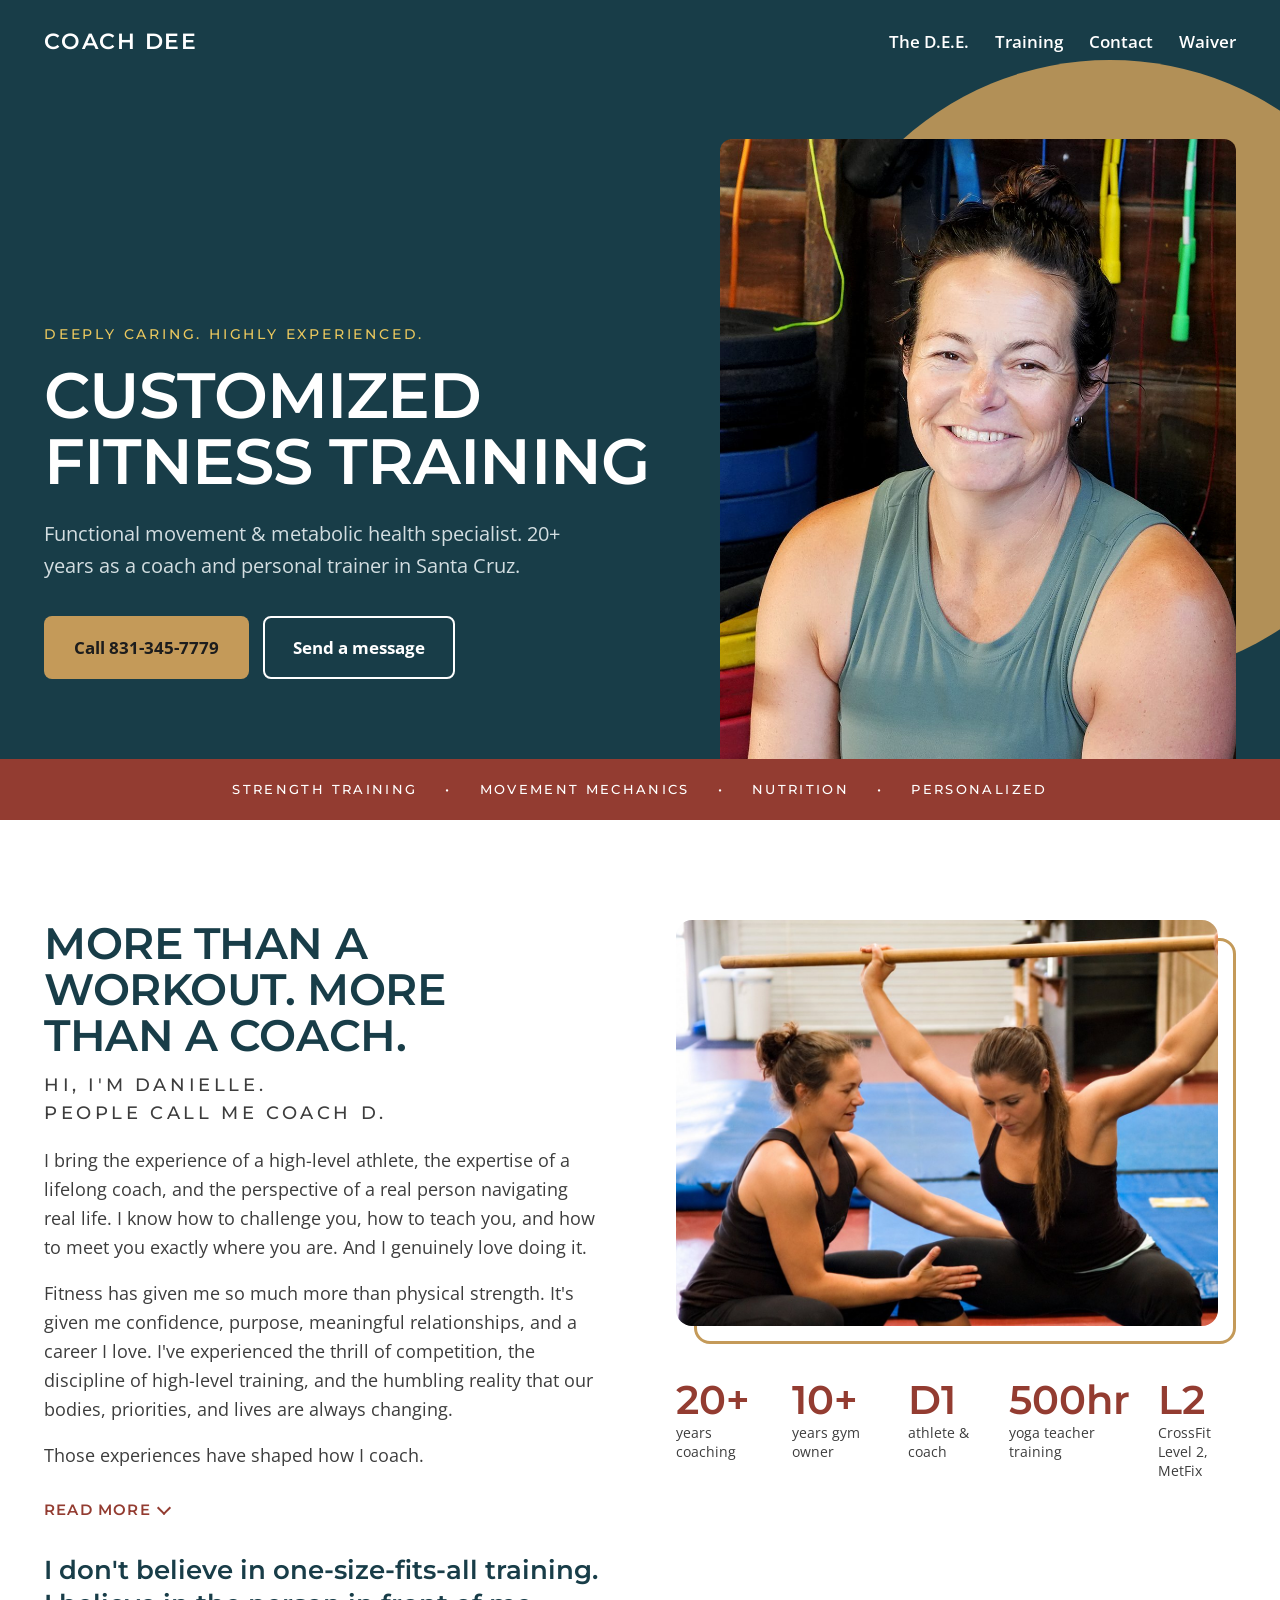
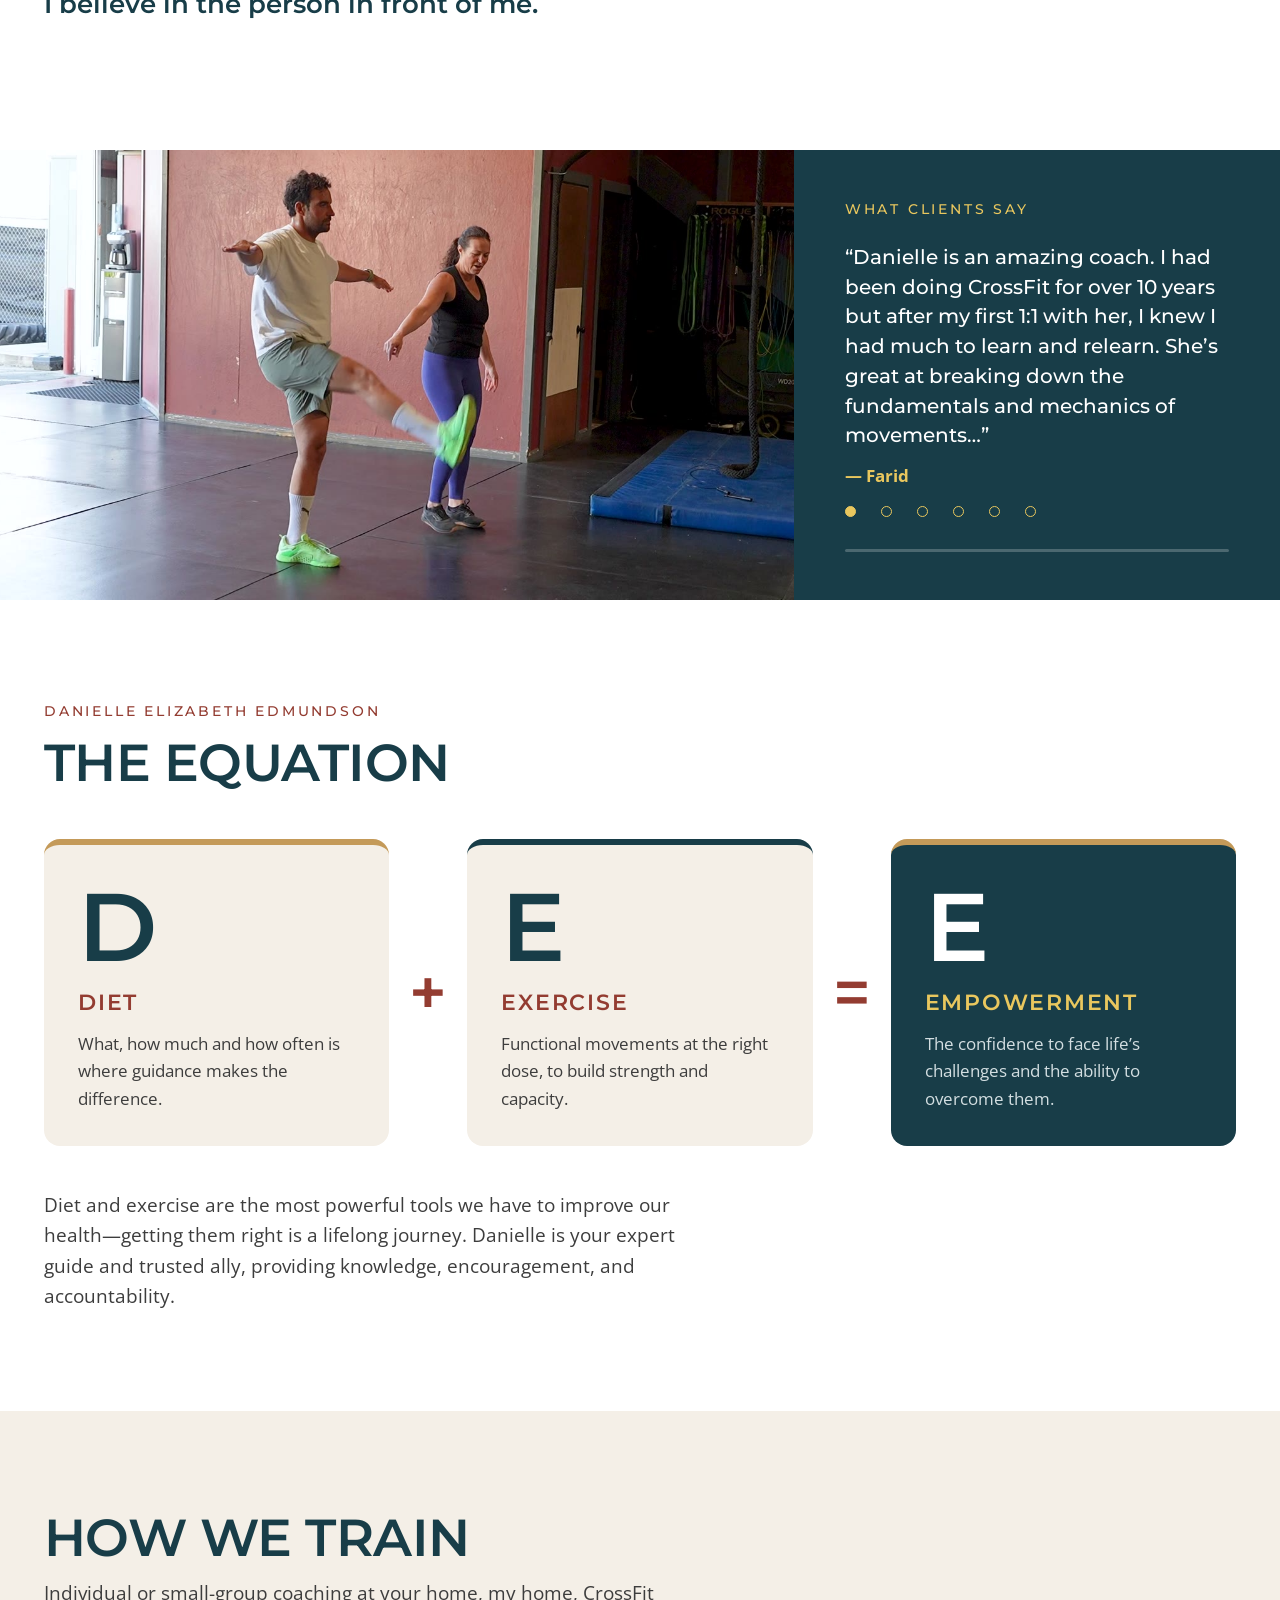
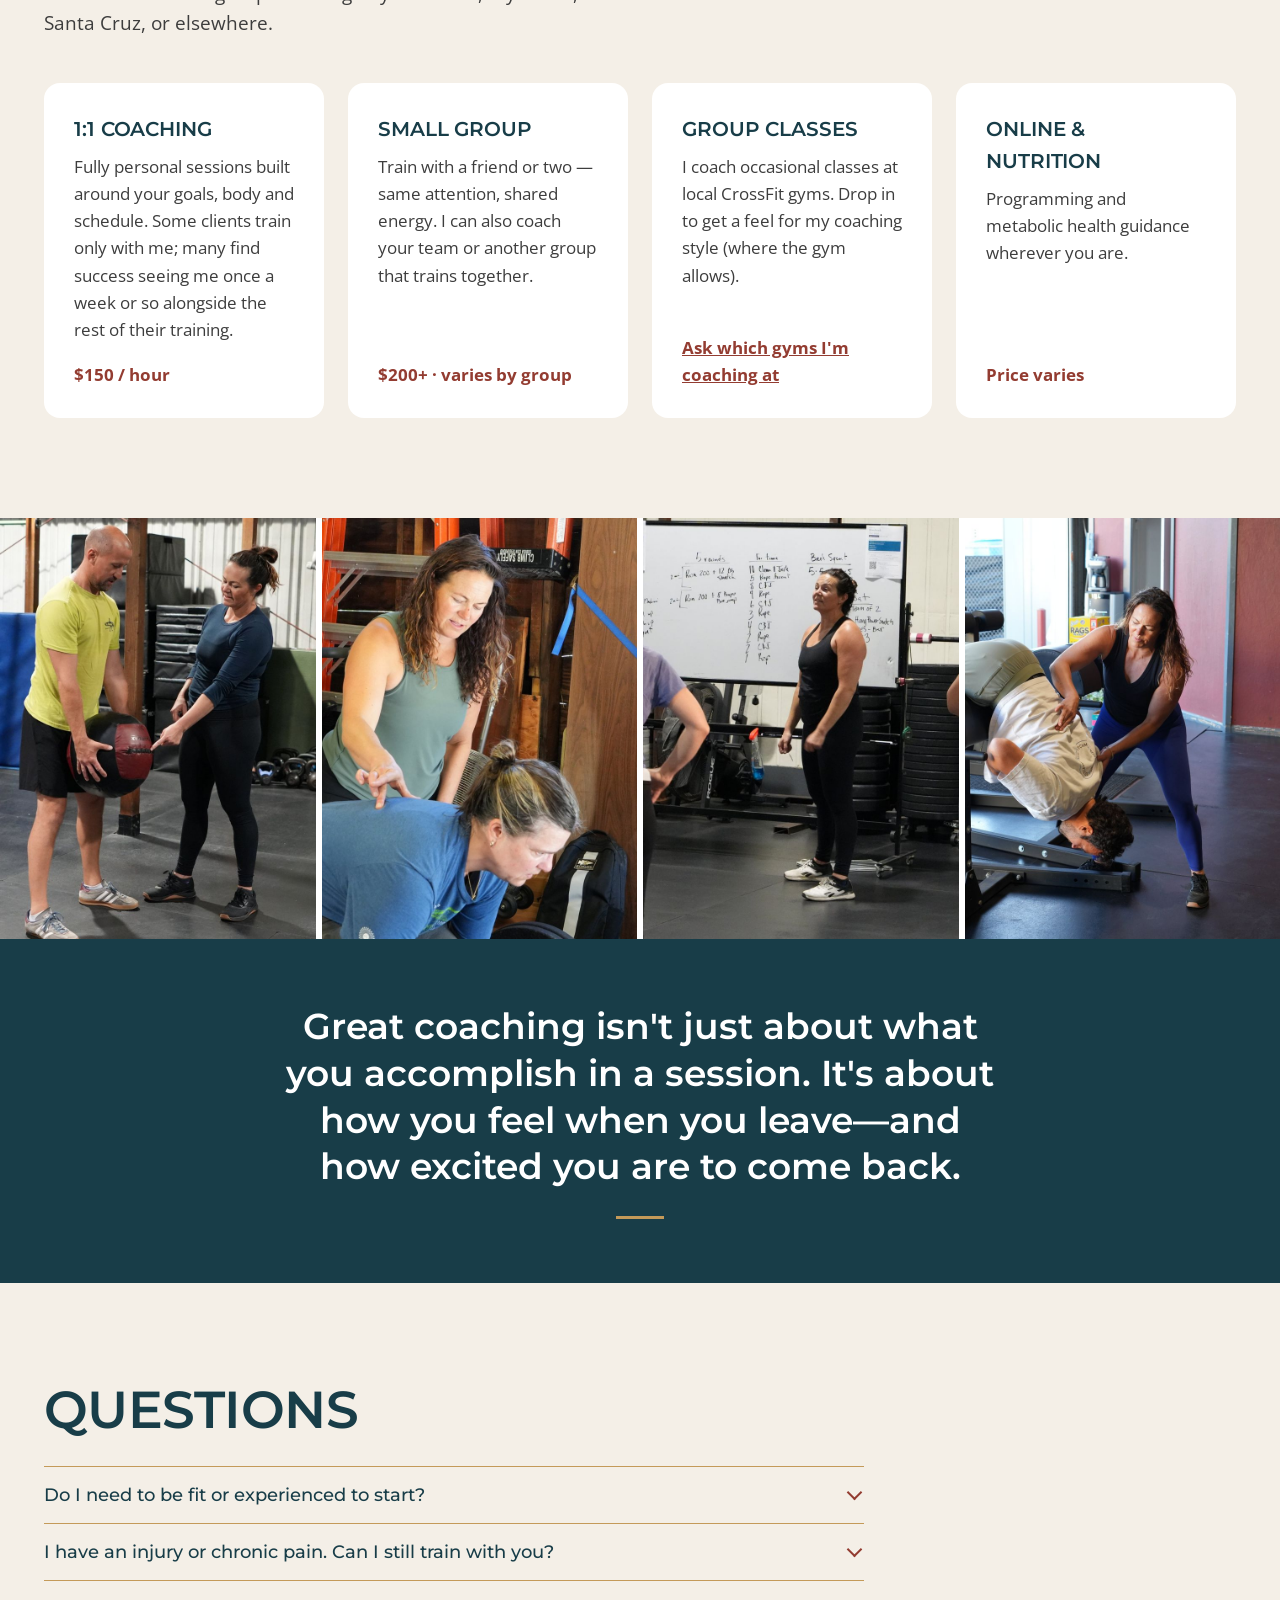
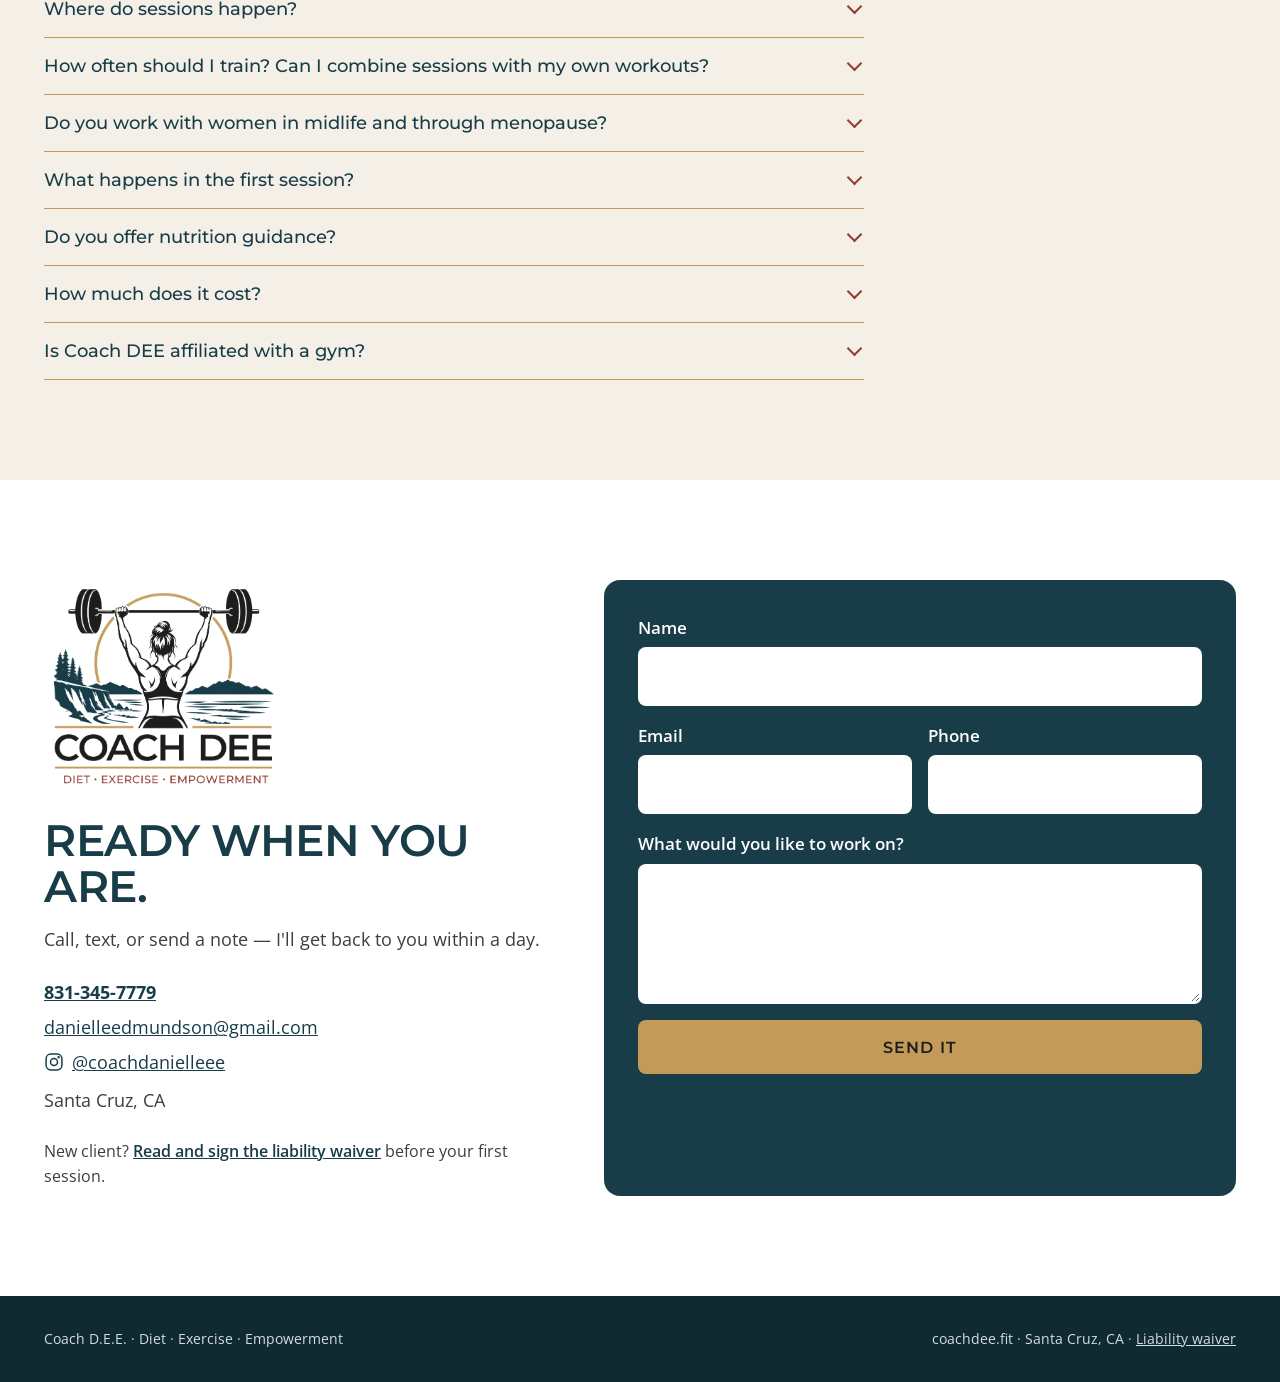
<file: site/index.html>
<!doctype html>
<html lang="en">
<head>
  <meta charset="utf-8">
  <meta name="viewport" content="width=device-width, initial-scale=1">

  <!-- ============================================================
       WHAT SHOWS IN GOOGLE AND IN THE BROWSER TAB
       ============================================================ -->
  <title>Coach DEE | Personal Training in Santa Cruz</title>
  <meta name="description" content="Customized fitness training. Danielle Edmundson is a functional movement and metabolic health specialist with 20+ years coaching in Santa Cruz, CA.">

  <!-- What shows when the link is shared by text, Facebook, etc. -->
  <meta property="og:title" content="Coach DEE | Personal Training in Santa Cruz">
  <meta property="og:description" content="Customized fitness training. 20+ years coaching in Santa Cruz.">
  <meta property="og:image" content="https://coachdee.fit/images/danielle-portrait.jpg">
  <meta property="og:type" content="website">
  <meta property="og:url" content="https://coachdee.fit/">
  <meta name="twitter:card" content="summary_large_image">
  <link rel="canonical" href="https://coachdee.fit/">
  <!-- Business details for Google (hidden from visitors). Keep the phone,
       prices and links here in step with the page. The Google Business
       Profile is linked in "sameAs" and "hasMap" (cid = her profile's ID).
       Review link for clients: https://g.page/r/CQt90xytZlcoECE/review -->
  <script type="application/ld+json">
  {
    "@context": "https://schema.org",
    "@type": "LocalBusiness",
    "@id": "https://coachdee.fit/#business",
    "name": "Coach DEE",
    "alternateName": "Coach D.E.E. (Diet, Exercise, Empowerment)",
    "description": "Personal training and coaching in Santa Cruz, CA. Danielle Edmundson is a functional movement and metabolic health specialist with 20+ years as a coach and personal trainer, offering 1:1 coaching, small-group training, group classes, and online programming and nutrition guidance.",
    "url": "https://coachdee.fit/",
    "image": "https://coachdee.fit/images/danielle-portrait.jpg",
    "logo": "https://coachdee.fit/images/CoachDee-Logo-FINAL2.png",
    "telephone": "+1-831-345-7779",
    "email": "danielleedmundson@gmail.com",
    "priceRange": "$$",
    "address": {
      "@type": "PostalAddress",
      "addressLocality": "Santa Cruz",
      "addressRegion": "CA",
      "addressCountry": "US"
    },
    "areaServed": {
      "@type": "City",
      "name": "Santa Cruz, CA"
    },
    "sameAs": [
      "https://instagram.com/coachdanielleee",
      "https://maps.google.com/?cid=2906904978189942027"
    ],
    "hasMap": "https://maps.google.com/?cid=2906904978189942027",
    "founder": {
      "@type": "Person",
      "name": "Danielle Elizabeth Edmundson",
      "jobTitle": "Personal Trainer and Coach",
      "url": "https://coachdee.fit/"
    },
    "makesOffer": [
      {
        "@type": "Offer",
        "name": "1:1 Coaching",
        "price": "150",
        "priceCurrency": "USD",
        "description": "Private personal training, priced per hour."
      },
      {
        "@type": "Offer",
        "name": "Small Group Training",
        "description": "Coaching for two or three people, or a team. From $200, varies by group."
      },
      {
        "@type": "Offer",
        "name": "Group Classes",
        "description": "Occasional drop-in classes at local CrossFit gyms."
      },
      {
        "@type": "Offer",
        "name": "Online Coaching & Nutrition",
        "description": "Programming and metabolic health guidance, price varies."
      }
    ]
  }
  </script>

  <!-- Browser-tab icon, plus a larger copy and a phone home-screen version -->
  <link rel="icon" href="images/favicon-32.png" sizes="32x32" type="image/png">
  <link rel="icon" href="images/favicon.png" sizes="192x192" type="image/png">
  <link rel="apple-touch-icon" href="images/apple-touch-icon.png">

  <!-- Fonts (from Google Fonts) -->
  <link rel="preconnect" href="https://fonts.googleapis.com">
  <link rel="preconnect" href="https://fonts.gstatic.com" crossorigin>
  <link href="https://fonts.googleapis.com/css2?family=Montserrat:wght@500;600&family=Open+Sans:ital,wght@0,400;0,600;0,700;1,400&display=swap" rel="stylesheet">

  <!-- The look of the site lives in style.css -->
  <link rel="stylesheet" href="style.css">
</head>
<body>

<!-- ============================================================
     HERO (the top of the page: menu, big headline, main photo)
     ============================================================ -->
<section id="top" class="hero">
  <div class="hero-sun" aria-hidden="true"></div>

  <div class="wrap topbar">
    <a href="#top" class="brand">COACH DEE</a>
    <nav aria-label="Main">
      <a href="#dee">The D.E.E.</a>
      <a href="#train">Training</a>
      <a href="#contact">Contact</a>
      <a href="waiver.html">Waiver</a>
    </nav>
  </div>

  <div class="wrap hero-body">
    <div class="hero-text">
      <p class="eyebrow">Deeply caring. Highly experienced.</p>
      <h1>Customized Fitness Training</h1>
      <p class="hero-lead">Functional movement &amp; metabolic health specialist. 20+ years as a coach and personal trainer in Santa Cruz.</p>
      <div class="btn-row">
        <a href="tel:8313457779" class="btn btn-gold">Call 831-345-7779</a>
        <a href="mailto:danielleedmundson@gmail.com" class="btn btn-outline">Send a message</a>
      </div>
    </div>
    <div class="hero-photo">
      <img src="images/danielle-portrait.jpg" alt="Coach Danielle smiling in her gym" width="1000" height="1333">
    </div>
  </div>
</section>


<!-- ============================================================
     RED STRIPE (four things Danielle offers)
     ============================================================ -->
<section class="stripe" aria-label="What I coach">
  <div class="wrap">
    <span>STRENGTH TRAINING</span><span aria-hidden="true">•</span>
    <span>MOVEMENT MECHANICS</span><span aria-hidden="true">•</span>
    <span>NUTRITION</span><span aria-hidden="true">•</span>
    <span>PERSONALIZED</span>
  </div>
</section>


<!-- ============================================================
     ABOUT DANIELLE (bio with "Read More" for the rest; photo and numbers on the right)
     The first paragraphs always show. Everything inside <details> shows
     when a visitor clicks "Read More".
     ============================================================ -->
<section class="wrap section about-framed" aria-labelledby="about-heading">
  <div class="framed-text">
    <h2 class="big-heading about-heading" id="about-heading">More Than a Workout. More Than a Coach.</h2>
    <p class="eyebrow about-intro"><span>Hi, I'm Danielle.</span> <span>People call me Coach&nbsp;D.</span></p>
    <p>I bring the experience of a high-level athlete, the expertise of a lifelong coach, and the perspective of a real person navigating real life. I know how to challenge you, how to teach you, and how to meet you exactly where you are. And I genuinely love doing it.</p>
    <p>Fitness has given me so much more than physical strength. It's given me confidence, purpose, meaningful relationships, and a career I love. I've experienced the thrill of competition, the discipline of high-level training, and the humbling reality that our bodies, priorities, and lives are always changing.</p>
    <p>Those experiences have shaped how I coach.</p>

    <details class="story">
      <summary><span class="more">Read More</span><span class="less">Show less</span></summary>
      <div class="story-body">
        <p>I love the art and science of coaching. Understanding how bodies move, knowing what to teach, how much to challenge, when to push, and when to adapt. I bring decades of technical knowledge, creativity, and genuine care to every session, but what matters most to me is the relationship we build and how you feel about what you're accomplishing.</p>
        <p>You might be an experienced athlete, someone returning to exercise after years away, or someone who isn't quite sure where to begin. You might have ambitious goals or simply want to feel stronger, healthier, and more comfortable in your body.</p>
        <p class="belief">Wherever you are, we'll start there.</p>
        <p>We'll work hard, learn a lot, laugh, and discover what makes movement meaningful for you. I'll listen, teach, challenge, and adjust as we go, helping you build strength, confidence, and capabilities that extend far beyond the gym.</p>
        <div class="story-close">
          <p>My favorite thing to hear after a session?</p>
          <p class="story-quote">“When can we do that again?”</p>
          <p>That's when I know we're building something that lasts.</p>
        </div>
      </div>
    </details>

    <p class="belief">I don't believe in one-size-fits-all training. I believe in the person in front of me.</p>

  </div>
  <div class="about-aside">
    <div class="framed-photo">
      <img src="images/danielle-squat-coaching.jpg" alt="Danielle cueing a client's knee position in an overhead squat" width="1160" height="1023">
    </div>
    <div class="stats">
        <div><div class="stat-number">20+</div><div class="stat-label">years coaching</div></div>
        <div><div class="stat-number">10+</div><div class="stat-label">years gym owner</div></div>
        <div><div class="stat-number">D1</div><div class="stat-label">athlete &amp; coach</div></div>
        <div><div class="stat-number">500hr</div><div class="stat-label">yoga teacher training</div></div>
        <div><div class="stat-number">L2</div><div class="stat-label">CrossFit Level 2, MetFix</div></div>
    </div>
  </div>
</section>


<!-- ============================================================
     VIDEO + CLIENT QUOTES (side by side: video left, quote panel right)
     To use a different video, replace images/coachdee-broll-2.mp4

     Each quote appears at a set time in the video and stays until the
     next one starts. Set the time with data-start="minutes:seconds";
     data-end="minutes:seconds" makes a quote leave early.
     When no quote is on, the panel is left blank.
     The panel takes its colors from the quote showing:
       (nothing extra) = teal    style-light = ivory    style-red = barn red
     To take a quote out WITHOUT deleting it, add the word hidden.
     ============================================================ -->
<section class="vq-split" aria-label="Danielle coaching, and what clients say">
  <div class="vq-split-video">
    <!-- The video only starts loading when a visitor scrolls near it (keeps the page fast).
         To change the video, change data-src below. -->
    <video data-src="images/coachdee-broll-2.mp4" poster="images/coachdee-broll-2-preview.jpg"
         muted loop playsinline preload="none"
         aria-label="Danielle coaching clients through balance work, lifts, rows and drills"></video>
  </div>
  <div class="vq-panel">
    <p class="eyebrow">What clients say</p>
    <div class="quotes">
      <!-- 0:00 to 0:09: Farid, part 1. Teal -->
      <figure class="testimonial" data-start="0:00">
        <blockquote>“Danielle is an amazing coach. I had been doing CrossFit for over 10 years but after my first 1:1 with her, I knew I had much to learn and relearn. She’s great at breaking down the fundamentals and mechanics of movements…”</blockquote>
        <figcaption>— Farid</figcaption>
      </figure>

      <!-- 0:09 to 0:18: Farid, part 2. Teal -->
      <figure class="testimonial" data-start="0:09">
        <blockquote>“…I have been able to open up to Danielle about goals and aspirations I thought I would never achieve and we are working through the list! I appreciate and enjoy every session I have with her.”</blockquote>
        <figcaption>— Farid</figcaption>
      </figure>

      <!-- 0:18 to 0:34: Mary. Ivory -->
      <figure class="testimonial style-light" data-start="0:18">
        <blockquote>“She is so much more than a personal trainer. My time with her is the best hour of my day.”</blockquote>
        <figcaption>— Mary</figcaption>
      </figure>

      <!-- 0:34 to 0:50: Emily. Teal -->
      <figure class="testimonial" data-start="0:34">
        <blockquote>“Danielle brings energy, expertise and genuine care to every session.”</blockquote>
        <figcaption>— Emily</figcaption>
      </figure>

      <!-- 0:50 to 1:05: Dirk, part 1. Barn red -->
      <figure class="testimonial style-red" data-start="0:50">
        <blockquote>“Danielle does an outstanding job of demonstrating the proper technique and correcting mine. I do not have good proprioception, and her new refinements and insights at every step yield continuous improvement…”</blockquote>
        <figcaption>— Dirk</figcaption>
      </figure>

      <!-- 1:05 to 1:20: Dirk, part 2. Barn red. Then no quote until the end (the logo) -->
      <figure class="testimonial style-red" data-start="1:05" data-end="1:20">
        <blockquote>“…She is patient, humorous, and our sessions are tremendous fun.”</blockquote>
        <figcaption>— Dirk</figcaption>
      </figure>

      <!-- Not shown right now: Drew. To use it, give it a time and delete the word "hidden". -->
      <figure class="testimonial style-light" data-start="1:20" hidden>
        <blockquote>“Danielle really pays attention to the whole person. She understands that fitness isn’t just about exercise — it’s about how you feel, how you move, and how you take care of yourself. She’s knowledgeable, patient, and genuinely invested in helping you succeed.”</blockquote>
        <figcaption>— Drew</figcaption>
      </figure>

    </div>
    <div class="vq-progress" aria-hidden="true"><span></span></div>
  </div>
</section>


<!-- ============================================================
     THE D.E.E. — "The Equation": Diet + Exercise = Empowerment
     ============================================================ -->
<section id="dee" class="wrap section">
  <p class="eyebrow">Danielle Elizabeth Edmundson</p>
  <h2 class="big-heading dee-heading">The Equation</h2>

  <div class="equation" role="group" aria-label="Diet plus Exercise equals Empowerment">
    <div class="dee-card">
      <div class="dee-letter" aria-hidden="true">D</div>
      <h3>DIET</h3>
      <p>What, how much and how often is where guidance makes the difference.</p>
    </div>
    <span class="op" aria-hidden="true">+</span>
    <div class="dee-card teal">
      <div class="dee-letter" aria-hidden="true">E</div>
      <h3>EXERCISE</h3>
      <p>Functional movements at the right dose, to build strength and capacity.</p>
    </div>
    <span class="op" aria-hidden="true">=</span>
    <div class="dee-card result">
      <div class="dee-letter" aria-hidden="true">E</div>
      <h3>EMPOWERMENT</h3>
      <p>The confidence to face life’s challenges and the ability to overcome them.</p>
    </div>
  </div>
  <p class="equation-intro">Diet and exercise are the most powerful tools we have to improve our health—getting them right is a lifelong journey. Danielle is your expert guide and trusted ally, providing knowledge, encouragement, and accountability.</p>
</section>


<!-- ============================================================
     HOW WE TRAIN (the ways to work together)
     Prices are the red line at the bottom of each card.
     ============================================================ -->
<section id="train" class="train">
  <div class="wrap section">
    <h2 class="big-heading">How we train</h2>
    <p class="train-intro">Individual or small-group coaching at your home, my home, CrossFit Santa Cruz, or elsewhere.</p>

    <div class="card-grid">
      <div class="offer">
        <h3>1:1 Coaching</h3>
        <p>Fully personal sessions built around your goals, body and schedule. Some clients train only with me; many find success seeing me once a week or so alongside the rest of their training.</p>
        <p class="price">$150 / hour</p>
      </div>
      <div class="offer">
        <h3>Small Group</h3>
        <p>Train with a friend or two — same attention, shared energy. I can also coach your team or another group that trains together.</p>
        <p class="price">$200+ · varies by group</p>
      </div>
      <div class="offer">
        <h3>Group Classes</h3>
        <p>I coach occasional classes at local CrossFit gyms. Drop in to get a feel for my coaching style (where the gym allows).</p>
        <p class="price"><a href="#contact">Ask which gyms I'm coaching at</a></p>
      </div>
      <div class="offer">
        <h3>Online &amp; Nutrition</h3>
        <p>Programming and metabolic health guidance wherever you are.</p>
        <p class="price">Price varies</p>
      </div>
    </div>
  </div>
</section>


<!-- ============================================================
     PHOTO STRIP (four coaching photos, edge to edge)
     To swap a photo, put the new file in the images folder and change
     its src="images/..." and its description in alt="...".
     Photos look best cropped tall (3 wide by 4 high).
     ============================================================ -->
<div class="photo-strip" role="group" aria-label="Danielle coaching">
  <img src="images/strip-medball-cue.jpg" alt="Danielle smiling as she points out a client's grip on a medicine ball" width="750" height="1000" loading="lazy">
  <img src="images/strip-deadlift-cue.jpg" alt="Danielle cueing a client's back position as she sets up a deadlift" width="750" height="1000" loading="lazy">
  <img src="images/strip-whiteboard-smiling.jpg" alt="Danielle smiling as she talks a small group through the workout on the whiteboard" width="750" height="1000" loading="lazy">
  <img src="images/strip-ghd-hands-on.jpg" alt="Danielle giving a hands-on cue to a client on the GHD machine" width="750" height="1000" loading="lazy">
</div>


<!-- ============================================================
     COACHING STATEMENT (teal band before Contact)
     ============================================================ -->
<section class="statement" aria-label="Danielle's coaching philosophy">
  <div class="wrap">
    <p>Great coaching isn't just about what you accomplish in a session. It's about how you feel when you leave—and how excited you are to come back.</p>
  </div>
</section>


<!-- ============================================================
     FAQ (click a question to open its answer)
     To edit: change the question in <summary> and the answer in <p>.
     Keep the matching text in the hidden FAQ details just below the
     section in step, so Google reads the same words.
     ============================================================ -->
<section id="faq" class="faq">
  <div class="wrap section">
    <h2 class="big-heading">Questions</h2>
    <div class="faq-list">
      <details class="faq-item">
        <summary>Do I need to be fit or experienced to start?</summary>
        <p>Not at all. I work with experienced athletes, people coming back to exercise after years away, and people who aren't sure where to begin. Wherever you are, we'll start there.</p>
      </details>
      <details class="faq-item">
        <summary>I have an injury or chronic pain. Can I still train with you?</summary>
        <p>Usually, yes. I'll ask about your history, watch how you move, and build your program around what your body can do today. We adjust as you get stronger. If you're working with a doctor or physical therapist, I'm happy to fit in with their guidance.</p>
      </details>
      <details class="faq-item">
        <summary>Where do sessions happen?</summary>
        <p>At your home, my home gym in Santa Cruz, CrossFit Santa Cruz, or another spot that works for you. Online coaching is available wherever you are.</p>
      </details>
      <details class="faq-item">
        <summary>How often should I train? Can I combine sessions with my own workouts?</summary>
        <p>It depends on your goals and schedule. Some clients train only with me. Many find success seeing me once a week or so alongside the rest of their training, and I'll help make the two work together.</p>
      </details>
      <details class="faq-item">
        <summary>Do you work with women in midlife and through menopause?</summary>
        <p>Yes. Strength training matters even more as hormones change. It supports metabolism, bone health and balance. I'll help you train in a way that fits your energy, sleep and recovery as they shift.</p>
      </details>
      <details class="faq-item">
        <summary>What happens in the first session?</summary>
        <p>We'll talk about your goals, history and schedule, then move through some basic movement patterns so I can see where to start. You'll leave with a clear sense of the plan and how we'll progress.</p>
      </details>
      <details class="faq-item">
        <summary>Do you offer nutrition guidance?</summary>
        <p>Yes. Diet and exercise work together, and I offer metabolic health and nutrition guidance alongside training or on its own, in person or online.</p>
      </details>
      <details class="faq-item">
        <summary>How much does it cost?</summary>
        <p>1:1 coaching is $150 an hour. Small-group sessions start at $200 and vary by group. Online coaching and nutrition pricing varies. Get in touch and we'll find the right fit.</p>
      </details>
      <details class="faq-item">
        <summary>Is Coach DEE affiliated with a gym?</summary>
        <p>Coach DEE is me, Danielle Edmundson, an independent coach and personal trainer in Santa Cruz. I'm not part of any one gym. I train clients at home, in my home gym, and at CrossFit Santa Cruz, and I coach occasional classes at local CrossFit gyms.</p>
      </details>
    </div>
  </div>
</section>
<script type="application/ld+json">
{
  "@context": "https://schema.org",
  "@type": "FAQPage",
  "mainEntity": [
    {
      "@type": "Question",
      "name": "Do I need to be fit or experienced to start?",
      "acceptedAnswer": {
        "@type": "Answer",
        "text": "Not at all. I work with experienced athletes, people coming back to exercise after years away, and people who aren't sure where to begin. Wherever you are, we'll start there."
      }
    },
    {
      "@type": "Question",
      "name": "I have an injury or chronic pain. Can I still train with you?",
      "acceptedAnswer": {
        "@type": "Answer",
        "text": "Usually, yes. I'll ask about your history, watch how you move, and build your program around what your body can do today. We adjust as you get stronger. If you're working with a doctor or physical therapist, I'm happy to fit in with their guidance."
      }
    },
    {
      "@type": "Question",
      "name": "Where do sessions happen?",
      "acceptedAnswer": {
        "@type": "Answer",
        "text": "At your home, my home gym in Santa Cruz, CrossFit Santa Cruz, or another spot that works for you. Online coaching is available wherever you are."
      }
    },
    {
      "@type": "Question",
      "name": "How often should I train? Can I combine sessions with my own workouts?",
      "acceptedAnswer": {
        "@type": "Answer",
        "text": "It depends on your goals and schedule. Some clients train only with me. Many find success seeing me once a week or so alongside the rest of their training, and I'll help make the two work together."
      }
    },
    {
      "@type": "Question",
      "name": "Do you work with women in midlife and through menopause?",
      "acceptedAnswer": {
        "@type": "Answer",
        "text": "Yes. Strength training matters even more as hormones change. It supports metabolism, bone health and balance. I'll help you train in a way that fits your energy, sleep and recovery as they shift."
      }
    },
    {
      "@type": "Question",
      "name": "What happens in the first session?",
      "acceptedAnswer": {
        "@type": "Answer",
        "text": "We'll talk about your goals, history and schedule, then move through some basic movement patterns so I can see where to start. You'll leave with a clear sense of the plan and how we'll progress."
      }
    },
    {
      "@type": "Question",
      "name": "Do you offer nutrition guidance?",
      "acceptedAnswer": {
        "@type": "Answer",
        "text": "Yes. Diet and exercise work together, and I offer metabolic health and nutrition guidance alongside training or on its own, in person or online."
      }
    },
    {
      "@type": "Question",
      "name": "How much does it cost?",
      "acceptedAnswer": {
        "@type": "Answer",
        "text": "1:1 coaching is $150 an hour. Small-group sessions start at $200 and vary by group. Online coaching and nutrition pricing varies. Get in touch and we'll find the right fit."
      }
    },
    {
      "@type": "Question",
      "name": "Is Coach DEE affiliated with a gym?",
      "acceptedAnswer": {
        "@type": "Answer",
        "text": "Coach DEE is me, Danielle Edmundson, an independent coach and personal trainer in Santa Cruz. I'm not part of any one gym. I train clients at home, in my home gym, and at CrossFit Santa Cruz, and I coach occasional classes at local CrossFit gyms."
      }
    }
  ]
}
</script>


<!-- ============================================================
     CONTACT (info + message form)
     Messages are emailed to Danielle by Web3Forms (web3forms.com).
     The access_key below is tied to her Web3Forms account and decides
     which inbox gets the messages. To change the inbox, sign in at
     web3forms.com, or create a new key there and paste it below.
     ============================================================ -->
<section id="contact" class="contact-band">
<div class="wrap section contact">
  <div class="contact-info">
    <img class="contact-logo" src="images/CoachDee-Logo-FINAL2.png" alt="Coach Dee — Diet, Exercise, Empowerment" width="1350" height="1200" >
    <h2 class="big-heading">Ready when you are.</h2>
    <p class="lead">Call, text, or send a note — I'll get back to you within a day.</p>
    <p><a class="phone" href="tel:8313457779">831-345-7779</a></p>
    <p><a href="mailto:danielleedmundson@gmail.com">danielleedmundson@gmail.com</a></p>
    <p><a class="ig-link" href="https://instagram.com/coachdanielleee"><svg aria-hidden="true" width="20" height="20" viewBox="0 0 24 24" fill="none" stroke="currentColor" stroke-width="1.8" stroke-linecap="round" stroke-linejoin="round"><rect x="2.5" y="2.5" width="19" height="19" rx="5.5"></rect><circle cx="12" cy="12" r="4.2"></circle><circle cx="17.6" cy="6.4" r="0.6" fill="currentColor"></circle></svg><span>@coachdanielleee</span></a></p>
    <p class="lead">Santa Cruz, CA</p>
    <p class="waiver-link">New client? <a href="waiver.html">Read and sign the liability waiver</a> before your first session.</p>
  </div>

  <form class="contact-form" method="POST" action="https://api.web3forms.com/submit">
    <!-- Settings for Web3Forms (hidden from visitors) -->
    <input type="hidden" name="access_key" value="6b8cb14c-e06e-4262-809c-1b9738d6eac5">
    <input type="hidden" name="subject" value="New message from coachdee.fit">
    <input type="hidden" name="from_name" value="coachdee.fit contact form">
    <input type="hidden" name="redirect" value="" id="thanks-page">
    <p class="hidden-field"><label>Leave this unchecked <input type="checkbox" name="botcheck" tabindex="-1" autocomplete="off"></label></p>

    <label>Name
      <input type="text" name="name" autocomplete="name" required>
    </label>
    <div class="pair">
      <label>Email
        <input type="email" name="email" autocomplete="email" required>
      </label>
      <label>Phone
        <input type="tel" name="phone" autocomplete="tel">
      </label>
    </div>
    <label>What would you like to work on?
      <textarea name="goals" rows="4"></textarea>
    </label>
    <button type="submit">SEND IT</button>
  </form>
</div>
</section>


<!-- ============================================================
     FOOTER
     ============================================================ -->
<footer>
  <div class="wrap">
    <span>Coach D.E.E. · Diet · Exercise · Empowerment</span>
    <span>coachdee.fit · Santa Cruz, CA · <a href="waiver.html">Liability waiver</a></span>
  </div>
</footer>

<!-- After sending, bring people back to our own thank-you page. -->
<script>
  document.getElementById('thanks-page').value =
    new URL('thanks.html', window.location.href).href;
</script>

<!-- Start the video when it's about to scroll into view; pause it when it's off screen. -->
<script>
(function () {
  var video = document.querySelector('.vq-split-video video');
  if (!video) return;
  video.muted = true;
  function load() {
    if (!video.getAttribute('src')) { video.src = video.getAttribute('data-src'); }
  }
  function play() { load(); var p = video.play(); if (p && p.catch) p.catch(function () {}); }
  if (!('IntersectionObserver' in window)) { play(); return; }
  new IntersectionObserver(function (entries) {
    entries.forEach(function (e) { if (e.isIntersecting) play(); else if (video.getAttribute('src')) video.pause(); });
  }, { rootMargin: '300px 0px' }).observe(video);
})();
</script>

<!-- Show each client quote at its set time in the video (data-start / data-end). -->
<script>
(function () {
  var root = document.querySelector('.vq-split');
  if (!root) return;
  var video = root.querySelector('video');
  var slides = Array.prototype.slice.call(root.querySelectorAll('.testimonial:not([hidden])'));
  var bar = root.querySelector('.vq-progress span');
  if (!slides.length) return;

  /* "1:05" -> 65 seconds */
  function toSeconds(text) {
    return String(text || '0').split(':').reduce(function (total, part) {
      return total * 60 + (parseFloat(part) || 0);
    }, 0);
  }
  var starts = slides.map(function (s) { return toSeconds(s.getAttribute('data-start')); });
  var ends = slides.map(function (s) {
    return s.hasAttribute('data-end') ? toSeconds(s.getAttribute('data-end')) : Infinity;
  });
  function length() {
    return video && isFinite(video.duration) && video.duration > 0 ? video.duration : Infinity;
  }
  /* when quote i stops showing: its data-end, the next start, or the video's end */
  function stopOf(i) {
    var stop = Math.min(ends[i], length());
    starts.forEach(function (s) { if (s > starts[i] && s < stop) stop = s; });
    return stop;
  }
  /* the quote whose start has most recently passed (-1 if its data-end has passed too) */
  function quoteAt(t) {
    var pick = 0, best = -1;
    starts.forEach(function (start, i) { if (start <= t && start > best) { best = start; pick = i; } });
    return t >= ends[pick] ? -1 : pick;
  }

  var current = -2;
  function show(i) {
    if (i === current) return;
    if (current >= 0) slides[current].classList.remove('is-active');
    current = i;
    if (i >= 0) slides[i].classList.add('is-active');
    root.classList.toggle('is-empty', i < 0);          /* no quote: the panel stays blank */
    /* the panel takes the colors of the quote showing */
    var c = i >= 0 ? slides[i].classList : null;
    root.classList.toggle('tone-light', !!c && c.contains('style-light'));
    root.classList.toggle('tone-red', !!c && c.contains('style-red'));
  }
  function seek(i) {
    try { video.currentTime = starts[i] + 0.05; } catch (e) {}
    show(i);
  }

  /* a row of dots in each quote; a dot jumps the video to that quote */
  slides.forEach(function (slide, s) {
    var row = document.createElement('div');
    row.className = 'testimonial-dots';
    slides.forEach(function (other, i) {
      var b = document.createElement('button');
      b.type = 'button';
      b.setAttribute('aria-label', 'Show quote ' + (i + 1) + ' of ' + slides.length);
      if (i === s) b.setAttribute('aria-current', 'true');
      b.addEventListener('click', function () {
        seek(i);
        var next = slides[i].querySelectorAll('.testimonial-dots button')[i];
        if (next) next.focus({ preventScroll: true });
      });
      row.appendChild(b);
    });
    slide.appendChild(row);
  });

  /* follow the video's clock so quotes change right on time */
  function follow() {
    var t = (video && video.currentTime) || 0;
    show(quoteAt(t));
    var stop = current >= 0 ? stopOf(current) : 0;
    var p = current >= 0 && isFinite(stop) ? (t - starts[current]) / Math.max(0.01, stop - starts[current]) : 0;
    bar.style.width = Math.max(0, Math.min(1, p)) * 100 + '%';
    window.requestAnimationFrame(follow);
  }
  show(quoteAt(0));
  window.requestAnimationFrame(follow);
})();
</script>

</body>
</html>
</file>
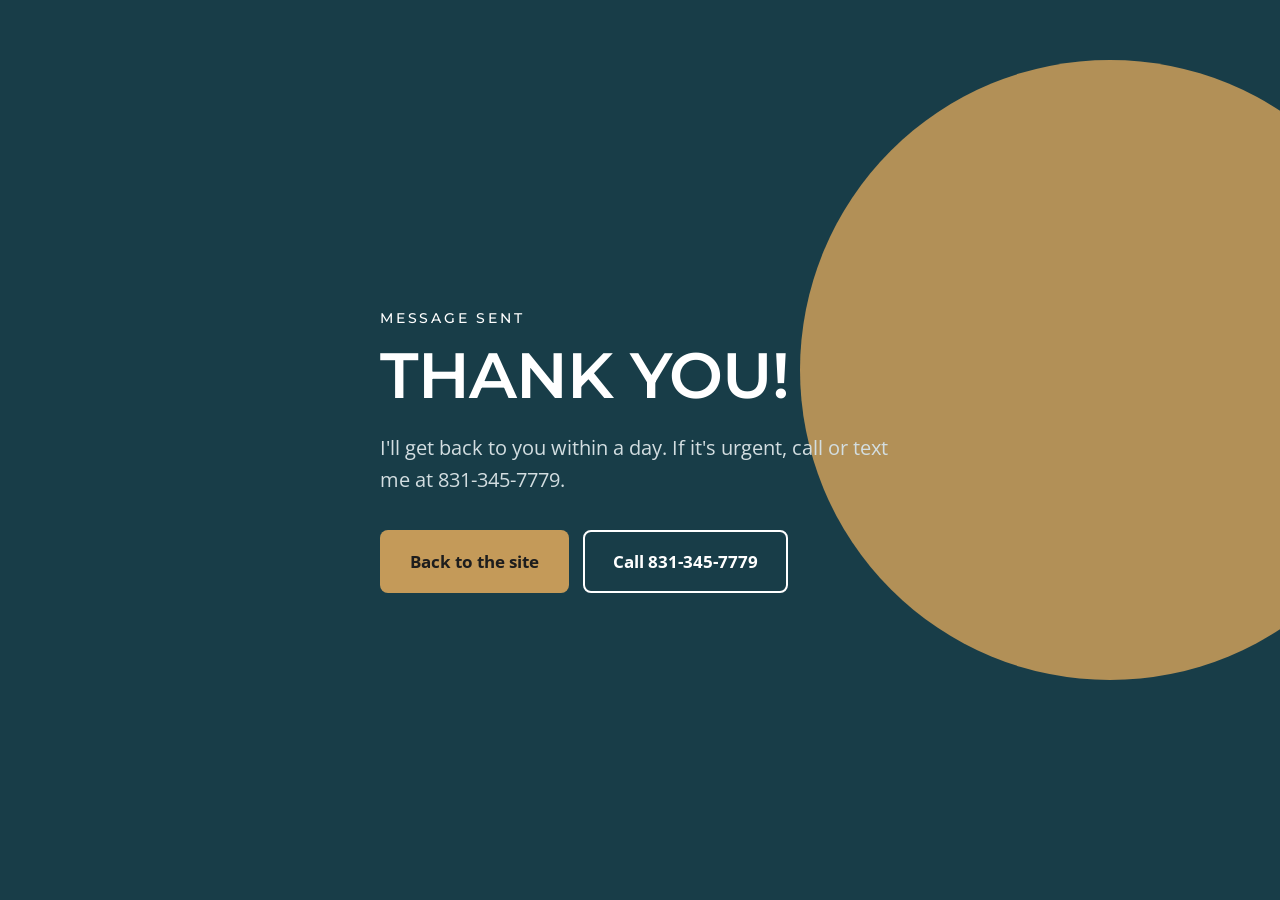
<file: site/thanks.html>
<!doctype html>
<html lang="en">
<head>
  <meta charset="utf-8">
  <meta name="viewport" content="width=device-width, initial-scale=1">
  <title>Thanks! | Coach DEE</title>
  <meta name="robots" content="noindex">
  <!-- Browser-tab icon, plus a larger copy and a phone home-screen version -->
  <link rel="icon" href="images/favicon-32.png" sizes="32x32" type="image/png">
  <link rel="icon" href="images/favicon.png" sizes="192x192" type="image/png">
  <link rel="apple-touch-icon" href="images/apple-touch-icon.png">
  <link rel="preconnect" href="https://fonts.googleapis.com">
  <link rel="preconnect" href="https://fonts.gstatic.com" crossorigin>
  <link href="https://fonts.googleapis.com/css2?family=Montserrat:wght@500;600&family=Open+Sans:ital,wght@0,400;0,600;0,700;1,400&display=swap" rel="stylesheet">
  <link rel="stylesheet" href="style.css">
</head>
<body>

<!-- This page shows after someone sends the contact form. -->
<section class="hero" style="min-height: 100vh; display: flex; align-items: center;">
  <div class="hero-sun" aria-hidden="true"></div>
  <div class="wrap" style="position: relative; padding-top: 80px; padding-bottom: 80px;">
    <p class="eyebrow" style="color: var(--light-gold);">Message sent</p>
    <h1>Thank you!</h1>
    <p class="hero-lead">I'll get back to you within a day. If it's urgent, call or text me at 831-345-7779.</p>
    <div class="btn-row">
      <a href="index.html" class="btn btn-gold">Back to the site</a>
      <a href="tel:8313457779" class="btn btn-outline">Call 831-345-7779</a>
    </div>
  </div>
</section>

</body>
</html>
</file>
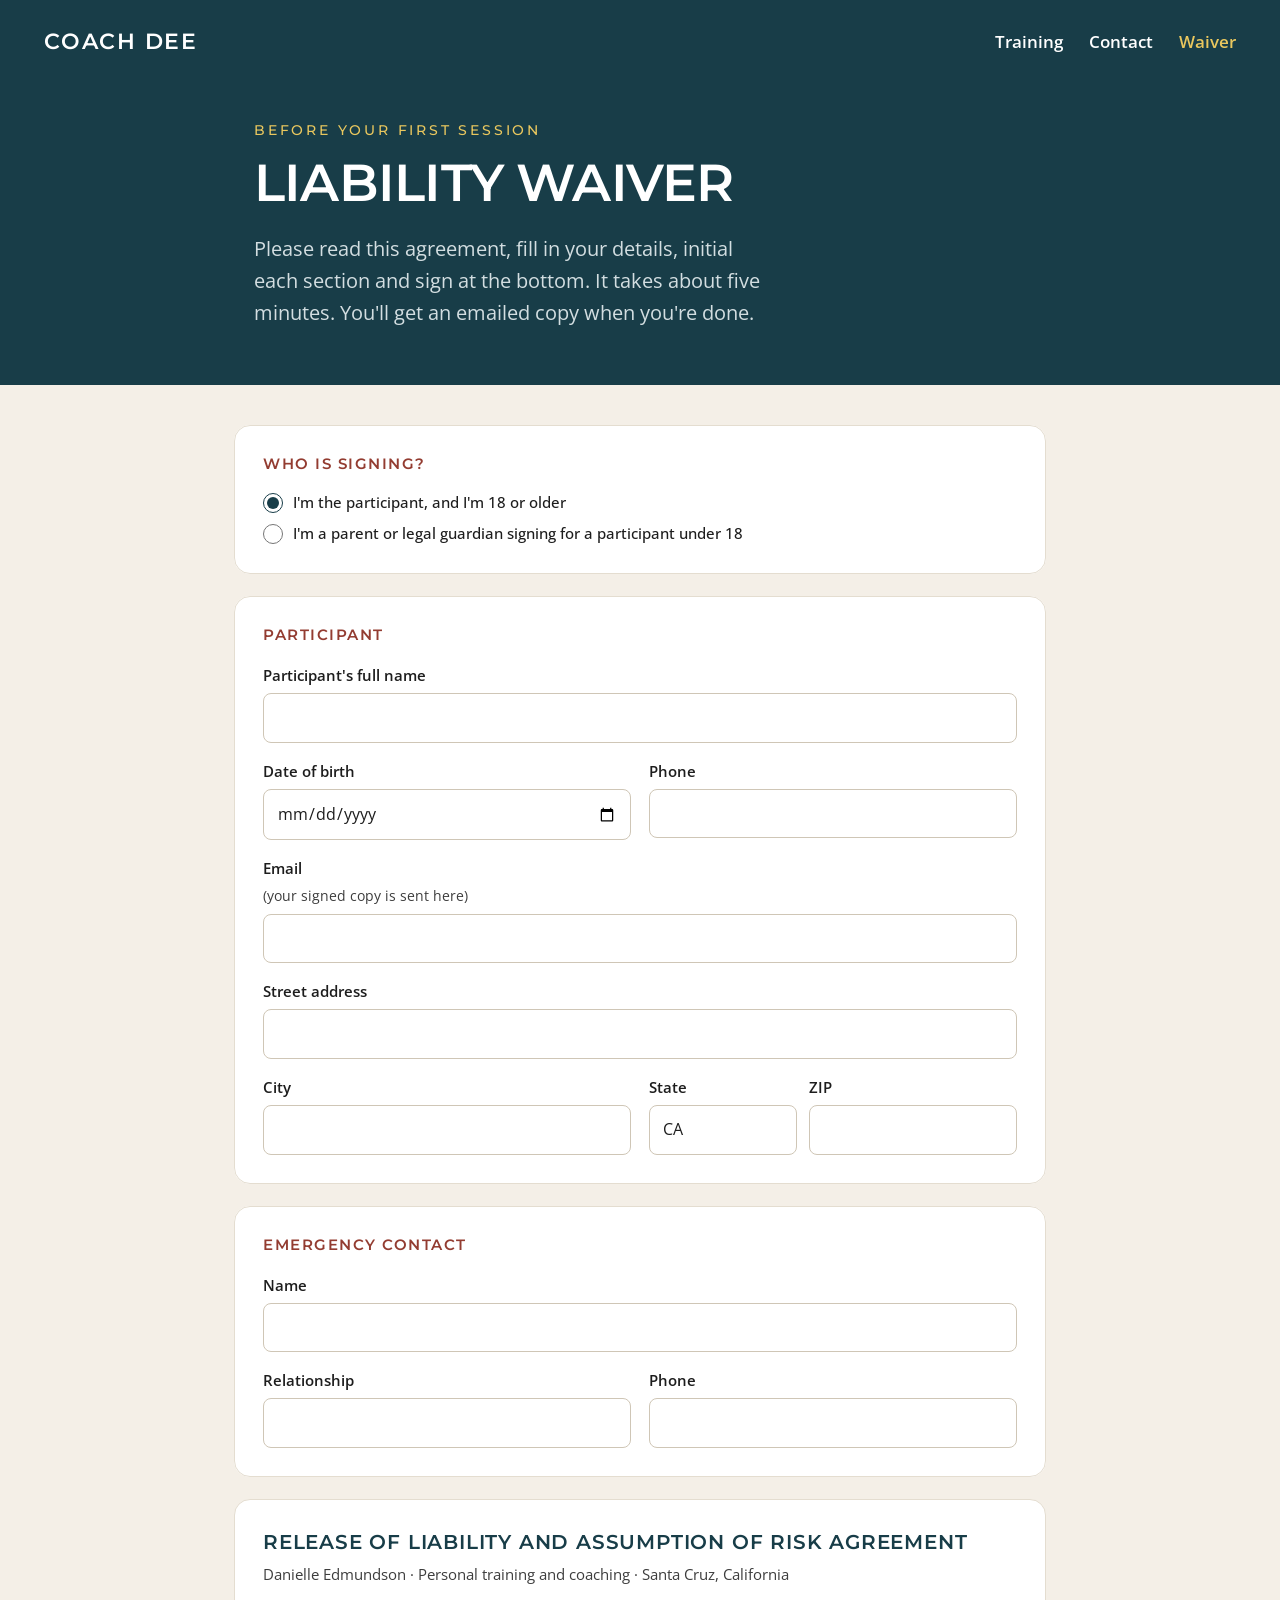
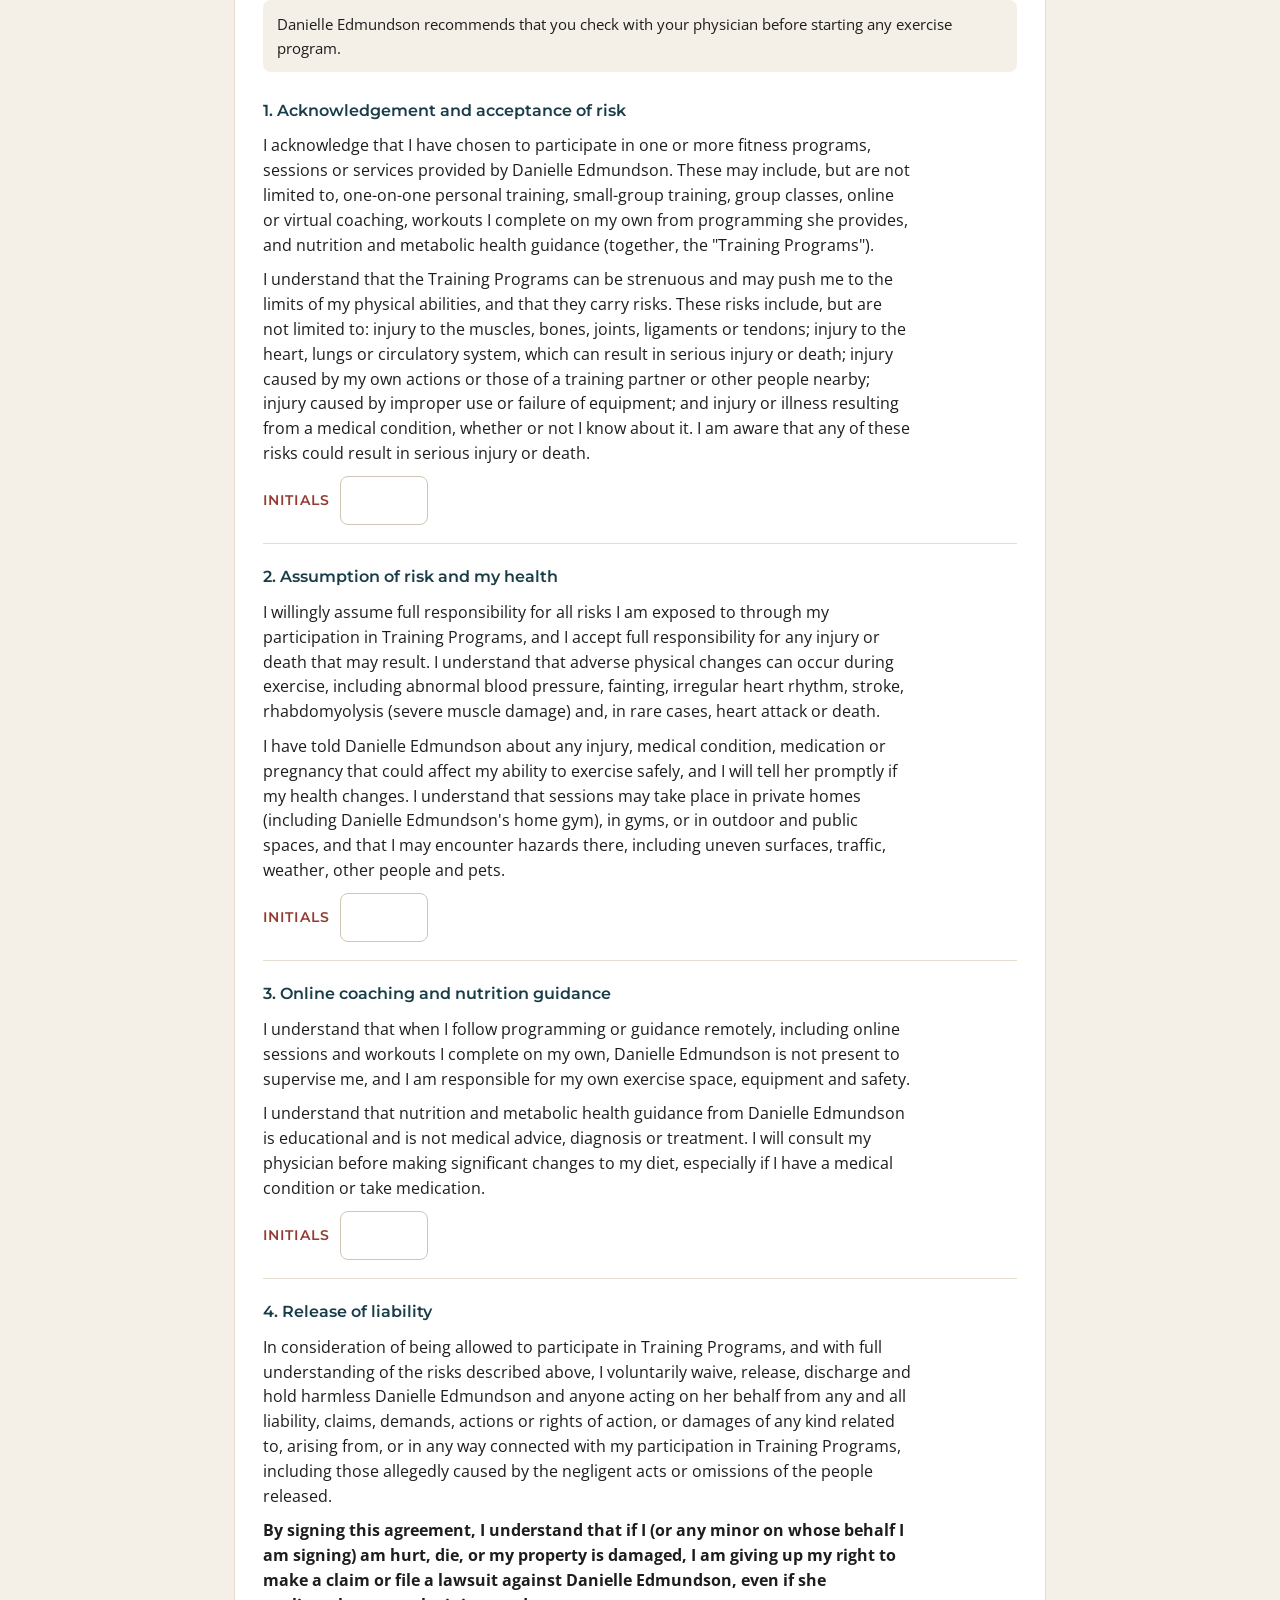
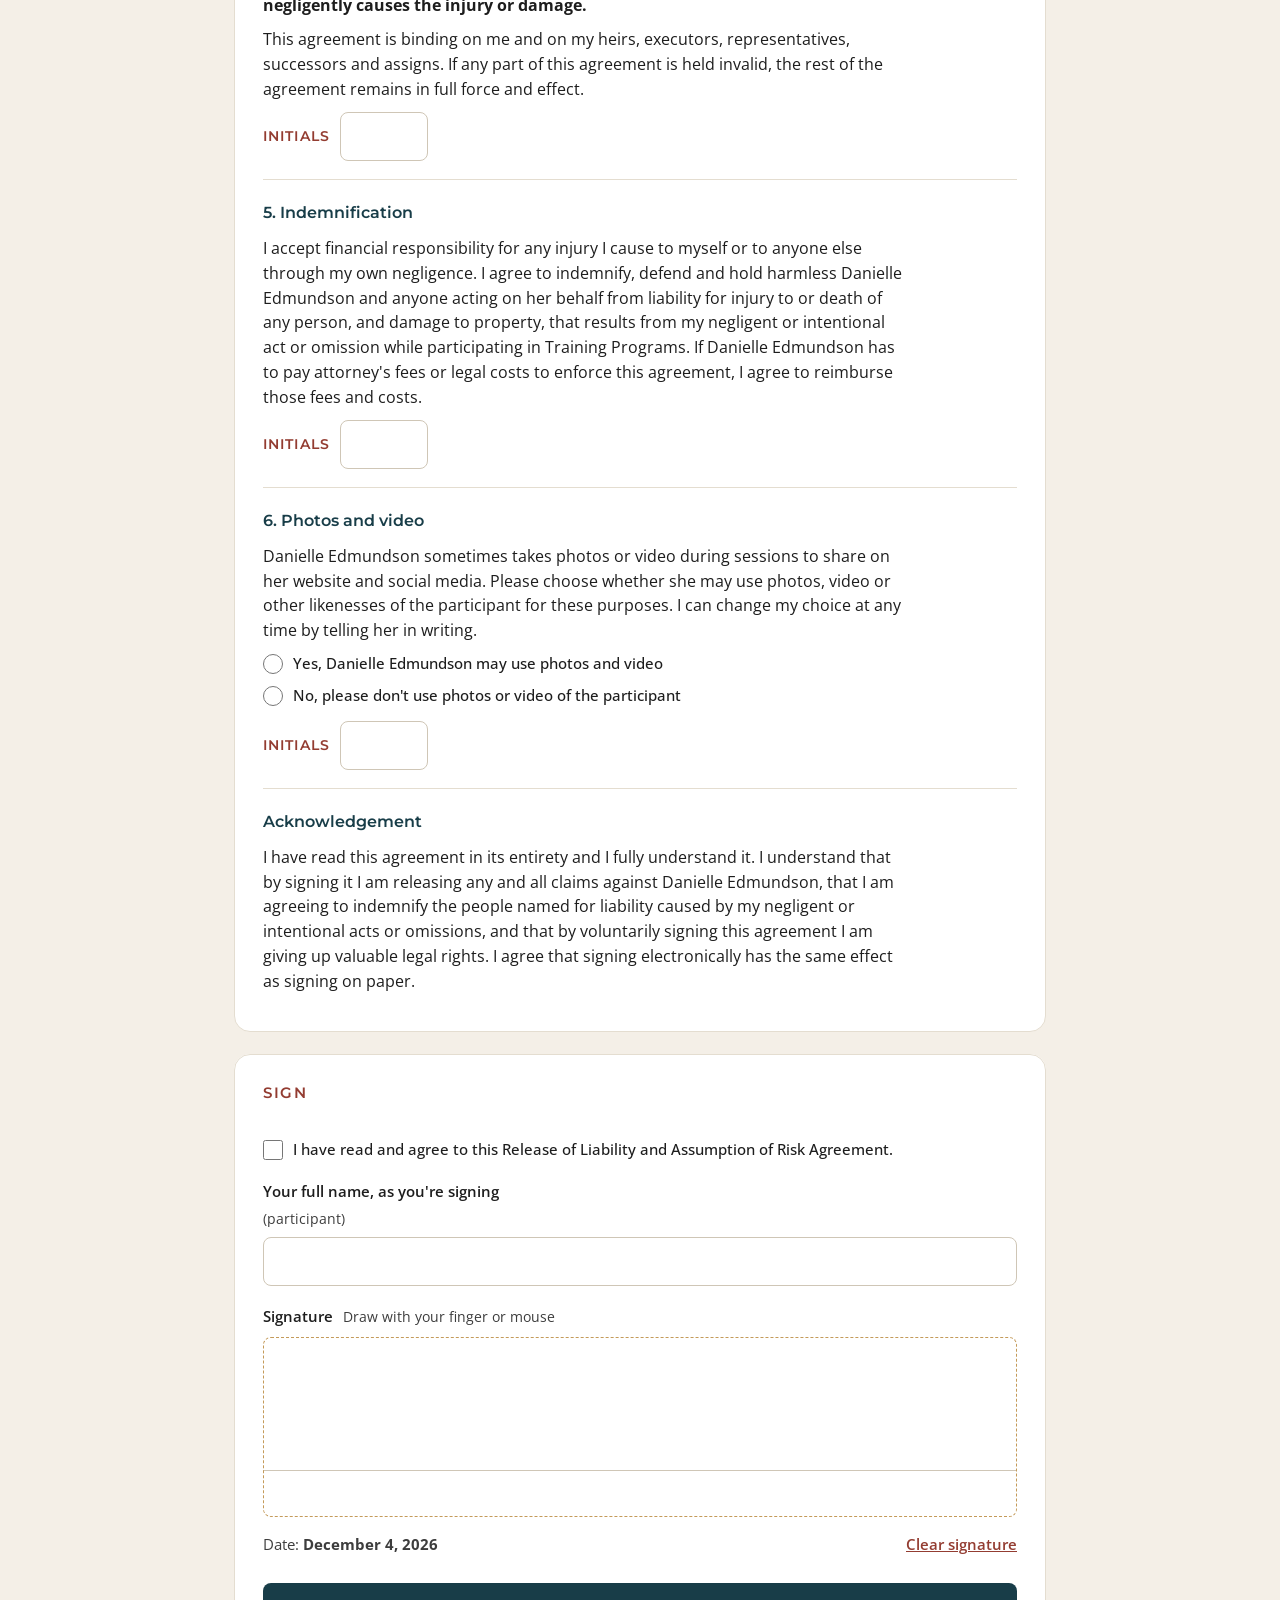
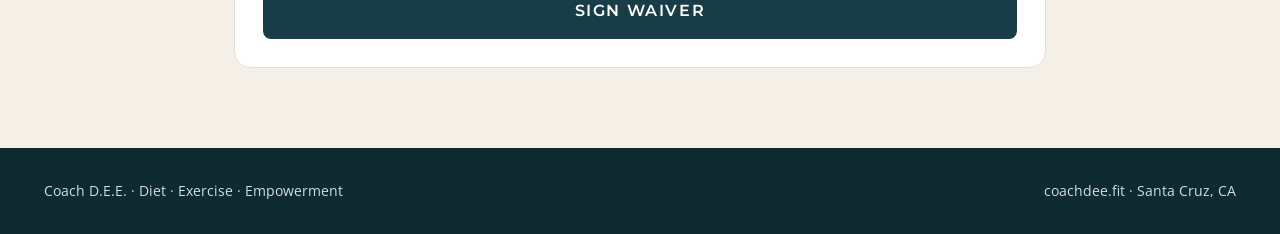
<file: site/waiver.html>
<!doctype html>
<html lang="en">
<head>
  <meta charset="utf-8">
  <meta name="viewport" content="width=device-width, initial-scale=1">
  <title>Liability Waiver | Coach DEE</title>
  <meta name="description" content="Read and sign the Coach DEE liability waiver online before your first training session with Danielle Edmundson.">
  <meta name="robots" content="noindex">
  <link rel="icon" href="images/favicon-32.png" sizes="32x32" type="image/png">
  <link rel="icon" href="images/favicon.png" sizes="192x192" type="image/png">
  <link rel="apple-touch-icon" href="images/apple-touch-icon.png">
  <link rel="preconnect" href="https://fonts.googleapis.com">
  <link rel="preconnect" href="https://fonts.gstatic.com" crossorigin>
  <link href="https://fonts.googleapis.com/css2?family=Montserrat:wght@500;600&family=Open+Sans:ital,wght@0,400;0,600;0,700;1,400&display=swap" rel="stylesheet">
  <link rel="stylesheet" href="style.css">
</head>
<body class="waiver-page">

<!-- ============================================================
     LIABILITY WAIVER PAGE  (coachdee.fit/waiver.html)

     HOW IT WORKS
     Clients read the waiver, fill in their details, initial each
     section and sign with a finger or mouse. When they press
     "Sign waiver", everything is sent to a small program in
     Danielle's Google account, which saves a PDF to her Google
     Drive, adds a row to a Google Sheet, emails the client their
     copy, and emails Danielle a "New signed waiver" notice.

     TO EDIT THE WAIVER WORDING
     Change the text inside the <section class="w-clause"> blocks
     below. The exact words on this page are what get saved in each
     signed PDF. When you change the wording, also change the
     version date in WAIVER_VERSION (near the bottom of the page).

     THE GOOGLE CONNECTION
     WAIVER_ENDPOINT (near the bottom of the page) holds the web
     address of the Google program (see the waiver-google folder). Until it's filled in,
     the page shows the waiver but can't send signatures.
     ============================================================ -->

<header class="hero w-hero">
  <div class="wrap topbar">
    <a href="index.html" class="brand">COACH DEE</a>
    <nav aria-label="Main">
      <a href="index.html#train">Training</a>
      <a href="index.html#contact">Contact</a>
      <a href="waiver.html" aria-current="page">Waiver</a>
    </nav>
  </div>
  <div class="wrap w-hero-body">
    <p class="eyebrow">Before your first session</p>
    <h1>Liability Waiver</h1>
    <p class="hero-lead">Please read this agreement, fill in your details, initial each section and sign at the bottom. It takes about five minutes. You'll get an emailed copy when you're done.</p>
  </div>
</header>

<main class="w-main">
  <div class="wrap w-wrap">

    <form id="waiver-form" class="w-form" novalidate>

      <!-- ---------- WHO IS SIGNING ---------- -->
      <fieldset class="w-card">
        <legend>Who is signing?</legend>
        <div class="w-choice">
          <label><input type="radio" name="signerType" value="adult" checked> I'm the participant, and I'm 18 or older</label>
          <label><input type="radio" name="signerType" value="guardian"> I'm a parent or legal guardian signing for a participant under 18</label>
        </div>
      </fieldset>

      <!-- ---------- PARTICIPANT ---------- -->
      <fieldset class="w-card">
        <legend>Participant</legend>
        <div class="w-grid">
          <label class="w-span2">Participant's full name
            <input type="text" id="participantName" name="participantName" autocomplete="name" required>
          </label>
          <label>Date of birth
            <input type="date" id="participantDob" name="participantDob" required>
          </label>
          <label>Phone <span class="w-hint" data-guardian-text="(parent or guardian)"></span>
            <input type="tel" id="phone" name="phone" autocomplete="tel" required>
          </label>
          <label class="w-span2">Email <span class="w-hint" data-guardian-text="(parent or guardian; your copy is sent here)">(your signed copy is sent here)</span>
            <input type="email" id="email" name="email" autocomplete="email" required>
          </label>
          <label class="w-span2">Street address
            <input type="text" id="street" name="street" autocomplete="street-address">
          </label>
          <label>City
            <input type="text" id="city" name="city" autocomplete="address-level2">
          </label>
          <div class="w-pair">
            <label>State
              <input type="text" id="state" name="state" autocomplete="address-level1" value="CA">
            </label>
            <label>ZIP
              <input type="text" id="zip" name="zip" autocomplete="postal-code" inputmode="numeric">
            </label>
          </div>
        </div>
      </fieldset>

      <!-- ---------- PARENT / GUARDIAN (only when signing for a minor) ---------- -->
      <fieldset class="w-card" id="guardian-box" hidden>
        <legend>Parent or legal guardian</legend>
        <div class="w-grid">
          <label class="w-span2">Your full name
            <input type="text" id="guardianName" name="guardianName" autocomplete="name">
          </label>
          <label class="w-span2">Relationship to the participant
            <input type="text" id="guardianRelationship" name="guardianRelationship" placeholder="Mother, father, legal guardian…">
          </label>
        </div>
      </fieldset>

      <!-- ---------- EMERGENCY CONTACT ---------- -->
      <fieldset class="w-card">
        <legend>Emergency contact</legend>
        <div class="w-grid">
          <label class="w-span2">Name
            <input type="text" id="emergencyName" name="emergencyName" required>
          </label>
          <label>Relationship
            <input type="text" id="emergencyRelationship" name="emergencyRelationship" required>
          </label>
          <label>Phone
            <input type="tel" id="emergencyPhone" name="emergencyPhone" required>
          </label>
        </div>
      </fieldset>

      <!-- ---------- THE WAIVER ---------- -->
      <section class="w-card w-doc" aria-labelledby="doc-title">
        <h2 id="doc-title">Release of Liability and Assumption of Risk Agreement</h2>
        <p class="w-doc-sub">Danielle Edmundson · Personal training and coaching · Santa Cruz, California</p>
        <p class="w-note">Danielle Edmundson recommends that you check with your physician before starting any exercise program.</p>

        <section class="w-clause" data-key="risk">
          <h3>1. Acknowledgement and acceptance of risk</h3>
          <p>I acknowledge that I have chosen to participate in one or more fitness programs, sessions or services provided by Danielle Edmundson. These may include, but are not limited to, one-on-one personal training, small-group training, group classes, online or virtual coaching, workouts I complete on my own from programming she provides, and nutrition and metabolic health guidance (together, the "Training Programs").</p>
          <p>I understand that the Training Programs can be strenuous and may push me to the limits of my physical abilities, and that they carry risks. These risks include, but are not limited to: injury to the muscles, bones, joints, ligaments or tendons; injury to the heart, lungs or circulatory system, which can result in serious injury or death; injury caused by my own actions or those of a training partner or other people nearby; injury caused by improper use or failure of equipment; and injury or illness resulting from a medical condition, whether or not I know about it. I am aware that any of these risks could result in serious injury or death.</p>
          <label class="w-initials">Initials <input type="text" name="init-risk" maxlength="4" autocomplete="off" required></label>
        </section>

        <section class="w-clause" data-key="health">
          <h3>2. Assumption of risk and my health</h3>
          <p>I willingly assume full responsibility for all risks I am exposed to through my participation in Training Programs, and I accept full responsibility for any injury or death that may result. I understand that adverse physical changes can occur during exercise, including abnormal blood pressure, fainting, irregular heart rhythm, stroke, rhabdomyolysis (severe muscle damage) and, in rare cases, heart attack or death.</p>
          <p>I have told Danielle Edmundson about any injury, medical condition, medication or pregnancy that could affect my ability to exercise safely, and I will tell her promptly if my health changes. I understand that sessions may take place in private homes (including Danielle Edmundson's home gym), in gyms, or in outdoor and public spaces, and that I may encounter hazards there, including uneven surfaces, traffic, weather, other people and pets.</p>
          <label class="w-initials">Initials <input type="text" name="init-health" maxlength="4" autocomplete="off" required></label>
        </section>

        <section class="w-clause" data-key="remote">
          <h3>3. Online coaching and nutrition guidance</h3>
          <p>I understand that when I follow programming or guidance remotely, including online sessions and workouts I complete on my own, Danielle Edmundson is not present to supervise me, and I am responsible for my own exercise space, equipment and safety.</p>
          <p>I understand that nutrition and metabolic health guidance from Danielle Edmundson is educational and is not medical advice, diagnosis or treatment. I will consult my physician before making significant changes to my diet, especially if I have a medical condition or take medication.</p>
          <label class="w-initials">Initials <input type="text" name="init-remote" maxlength="4" autocomplete="off" required></label>
        </section>

        <section class="w-clause" data-key="release">
          <h3>4. Release of liability</h3>
          <p>In consideration of being allowed to participate in Training Programs, and with full understanding of the risks described above, I voluntarily waive, release, discharge and hold harmless Danielle Edmundson and anyone acting on her behalf from any and all liability, claims, demands, actions or rights of action, or damages of any kind related to, arising from, or in any way connected with my participation in Training Programs, including those allegedly caused by the negligent acts or omissions of the people released.</p>
          <p><strong>By signing this agreement, I understand that if I (or any minor on whose behalf I am signing) am hurt, die, or my property is damaged, I am giving up my right to make a claim or file a lawsuit against Danielle Edmundson, even if she negligently causes the injury or damage.</strong></p>
          <p>This agreement is binding on me and on my heirs, executors, representatives, successors and assigns. If any part of this agreement is held invalid, the rest of the agreement remains in full force and effect.</p>
          <label class="w-initials">Initials <input type="text" name="init-release" maxlength="4" autocomplete="off" required></label>
        </section>

        <section class="w-clause" data-key="indemnity">
          <h3>5. Indemnification</h3>
          <p>I accept financial responsibility for any injury I cause to myself or to anyone else through my own negligence. I agree to indemnify, defend and hold harmless Danielle Edmundson and anyone acting on her behalf from liability for injury to or death of any person, and damage to property, that results from my negligent or intentional act or omission while participating in Training Programs. If Danielle Edmundson has to pay attorney's fees or legal costs to enforce this agreement, I agree to reimburse those fees and costs.</p>
          <label class="w-initials">Initials <input type="text" name="init-indemnity" maxlength="4" autocomplete="off" required></label>
        </section>

        <section class="w-clause" data-key="photos">
          <h3>6. Photos and video</h3>
          <p>Danielle Edmundson sometimes takes photos or video during sessions to share on her website and social media. Please choose whether she may use photos, video or other likenesses of the participant for these purposes. I can change my choice at any time by telling her in writing.</p>
          <div class="w-choice w-choice-inline" role="radiogroup" aria-label="Photo and video permission">
            <label><input type="radio" name="photoConsent" value="Yes" required> Yes, Danielle Edmundson may use photos and video</label>
            <label><input type="radio" name="photoConsent" value="No"> No, please don't use photos or video of the participant</label>
          </div>
          <label class="w-initials">Initials <input type="text" name="init-photos" maxlength="4" autocomplete="off" required></label>
        </section>

        <section class="w-clause" data-key="minor" id="minor-clause" hidden>
          <h3>7. Parents and legal guardians</h3>
          <p>As the parent or legal guardian of a participant under 18 years of age, I have read this agreement and voluntarily agree that the minor may participate in Training Programs. I sign this agreement on the minor's behalf and on behalf of the minor's parents and legal guardians, and I agree to all of its terms on their behalf. I give permission for Danielle Edmundson to provide any first aid she considers necessary and, in case of serious illness or injury, to call for medical or surgical care for the minor and to arrange transport to a medical facility.</p>
          <label class="w-initials">Initials <input type="text" name="init-minor" maxlength="4" autocomplete="off"></label>
        </section>

        <section class="w-clause w-final" data-key="acknowledge">
          <h3>Acknowledgement</h3>
          <p>I have read this agreement in its entirety and I fully understand it. I understand that by signing it I am releasing any and all claims against Danielle Edmundson, that I am agreeing to indemnify the people named for liability caused by my negligent or intentional acts or omissions, and that by voluntarily signing this agreement I am giving up valuable legal rights. I agree that signing electronically has the same effect as signing on paper.</p>
        </section>
      </section>

      <!-- ---------- SIGN ---------- -->
      <fieldset class="w-card w-sign">
        <legend>Sign</legend>
        <label class="w-check"><input type="checkbox" id="agree" name="agree" required> <span>I have read and agree to this Release of Liability and Assumption of Risk Agreement.</span></label>

        <label class="w-span2">Your full name, as you're signing <span class="w-hint" id="signer-hint">(participant)</span>
          <input type="text" id="signerName" name="signerName" required>
        </label>

        <div class="w-sigwrap">
          <div class="w-siglabel"><span id="sig-label">Signature</span> <span class="w-hint">Draw with your finger or mouse</span></div>
          <canvas id="sig" class="w-sigpad" aria-label="Signature pad. Draw your signature here." role="img"></canvas>
          <div class="w-sigfoot"><span>Date: <strong id="today"></strong></span><button type="button" class="w-clear" id="sig-clear">Clear signature</button></div>
        </div>

        <p class="hidden-field"><label>Leave this unchecked <input type="checkbox" name="botcheck" tabindex="-1" autocomplete="off"></label></p>

        <p class="w-error" id="form-error" role="alert" hidden></p>
        <button type="submit" class="w-submit" id="submit-btn">SIGN WAIVER</button>
        <p class="w-small" id="not-ready" hidden>Online signing isn't switched on yet. Please contact Danielle at 831-345-7779 to sign a paper copy.</p>
      </fieldset>
    </form>

    <!-- shown after a successful signature -->
    <section class="w-card w-done" id="done" hidden tabindex="-1" aria-live="polite">
      <p class="eyebrow">Waiver signed</p>
      <h2>Thank you, you're all set.</h2>
      <p>A copy of your signed waiver is on its way to <strong id="done-email"></strong>. If you don't see it in a few minutes, check your spam folder.</p>
      <p>See you soon! Questions? Call or text Danielle at <a href="tel:8313457779">831-345-7779</a>.</p>
      <a href="index.html" class="btn btn-gold">Back to coachdee.fit</a>
    </section>

  </div>
</main>

<footer>
  <div class="wrap">
    <span>Coach D.E.E. · Diet · Exercise · Empowerment</span>
    <span>coachdee.fit · Santa Cruz, CA</span>
  </div>
</footer>

<script>
(function () {
  /* ====== SETTINGS ====== */
  // Paste the web address of the Google program here (between the quotes).
  var WAIVER_ENDPOINT = 'https://script.google.com/macros/s/AKfycbwnWnj37hPwyH_XdTlOyySJ4TaYNBe75ISBE0T_s0U3akg2C2460PfciDIcEfnqZrJSgA/exec';
  // Change this date whenever the waiver wording changes. It's printed on every signed copy.
  var WAIVER_VERSION = 'Danielle Edmundson liability waiver, version of November 2026';
  /* ====================== */

  var form = document.getElementById('waiver-form');
  var guardianBox = document.getElementById('guardian-box');
  var minorClause = document.getElementById('minor-clause');
  var errorBox = document.getElementById('form-error');
  var submitBtn = document.getElementById('submit-btn');
  var today = new Date();
  document.getElementById('today').textContent = today.toLocaleDateString('en-US', { year: 'numeric', month: 'long', day: 'numeric' });

  if (!WAIVER_ENDPOINT) document.getElementById('not-ready').hidden = false;

  /* ---- adult or guardian ---- */
  function isGuardian() { return form.signerType.value === 'guardian'; }
  function updateSigner() {
    var g = isGuardian();
    guardianBox.hidden = !g;
    minorClause.hidden = !g;
    document.getElementById('guardianName').required = g;
    document.getElementById('guardianRelationship').required = g;
    minorClause.querySelector('input').required = g;
    document.getElementById('signer-hint').textContent = g ? '(parent or guardian)' : '(participant)';
    document.getElementById('sig-label').textContent = g ? 'Parent or guardian signature' : 'Signature';
    document.querySelectorAll('[data-guardian-text]').forEach(function (el) {
      if (!el.dataset.adultText) el.dataset.adultText = el.innerHTML;
      el.innerHTML = g ? el.dataset.guardianText : el.dataset.adultText;
    });
  }
  form.querySelectorAll('input[name="signerType"]').forEach(function (r) { r.addEventListener('change', updateSigner); });
  updateSigner();

  /* ---- signature pad ---- */
  var canvas = document.getElementById('sig'), ctx = canvas.getContext('2d');
  var drawing = false, hasInk = false, last = null;
  function sizeCanvas() {
    var r = canvas.getBoundingClientRect(), dpr = window.devicePixelRatio || 1;
    var keep = hasInk ? canvas.toDataURL() : null;
    canvas.width = Math.round(r.width * dpr); canvas.height = Math.round(r.height * dpr);
    ctx.setTransform(dpr, 0, 0, dpr, 0, 0);
    ctx.lineWidth = 2.4; ctx.lineCap = 'round'; ctx.lineJoin = 'round'; ctx.strokeStyle = '#102A32';
    if (keep) { var img = new Image(); img.onload = function () { ctx.drawImage(img, 0, 0, r.width, r.height); }; img.src = keep; }
  }
  function pos(e) { var r = canvas.getBoundingClientRect(); return { x: e.clientX - r.left, y: e.clientY - r.top }; }
  canvas.addEventListener('pointerdown', function (e) {
    e.preventDefault(); drawing = true; last = pos(e); canvas.setPointerCapture(e.pointerId);
    ctx.beginPath(); ctx.arc(last.x, last.y, 1.1, 0, Math.PI * 2); ctx.fillStyle = '#102A32'; ctx.fill();
    hasInk = true;
  });
  canvas.addEventListener('pointermove', function (e) {
    if (!drawing) return; e.preventDefault();
    var p = pos(e); ctx.beginPath(); ctx.moveTo(last.x, last.y); ctx.lineTo(p.x, p.y); ctx.stroke(); last = p;
  });
  ['pointerup', 'pointercancel', 'pointerleave'].forEach(function (t) { canvas.addEventListener(t, function () { drawing = false; }); });
  document.getElementById('sig-clear').addEventListener('click', function () {
    ctx.clearRect(0, 0, canvas.width, canvas.height); hasInk = false;
  });
  window.addEventListener('resize', sizeCanvas);
  sizeCanvas();

  function signatureImage() {
    var out = document.createElement('canvas'); out.width = canvas.width; out.height = canvas.height;
    var o = out.getContext('2d'); o.fillStyle = '#FFFFFF'; o.fillRect(0, 0, out.width, out.height); o.drawImage(canvas, 0, 0);
    return out.toDataURL('image/png');
  }

  /* ---- collect the exact waiver wording the person read ---- */
  function clauses() {
    var list = [];
    document.querySelectorAll('.w-clause').forEach(function (sec) {
      if (sec.hidden) return;
      var paras = [];
      sec.querySelectorAll('p').forEach(function (p) { paras.push(p.textContent.replace(/\s+/g, ' ').trim()); });
      var init = sec.querySelector('.w-initials input');
      list.push({ title: sec.querySelector('h3').textContent.trim(), paragraphs: paras, initials: init ? init.value.trim() : '' });
    });
    return list;
  }

  function showError(msg, el) {
    errorBox.textContent = msg; errorBox.hidden = false;
    if (el) { el.focus(); el.scrollIntoView({ behavior: 'smooth', block: 'center' }); }
  }

  form.addEventListener('submit', function (e) {
    e.preventDefault();
    errorBox.hidden = true;
    var bad = Array.prototype.find.call(form.querySelectorAll('input[required]'), function (el) {
      if (el.closest('[hidden]')) return false;
      if (el.type === 'radio') return !form.querySelector('input[name="' + el.name + '"]:checked');
      if (el.type === 'checkbox') return !el.checked;
      return !el.value.trim() || !el.checkValidity();
    });
    if (bad) {
      var what = bad.closest('.w-clause') ? 'Please add your initials (and any choice) in every section.' :
        bad.type === 'checkbox' ? 'Please tick the box to confirm you have read and agree to the waiver.' :
        bad.type === 'email' && bad.value ? 'Please check the email address.' : 'Please fill in all the required details.';
      return showError(what, bad);
    }
    if (!hasInk) return showError('Please sign in the signature box.', canvas);
    if (!WAIVER_ENDPOINT) return showError('Online signing isn’t switched on yet. Please contact Danielle at 831-345-7779.');

    var v = function (id) { return document.getElementById(id).value.trim(); };
    var payload = {
      waiverVersion: WAIVER_VERSION,
      signerType: isGuardian() ? 'Parent/guardian for a minor' : 'Adult participant',
      participantName: v('participantName'), participantDob: v('participantDob'),
      email: v('email'), phone: v('phone'),
      address: [v('street'), v('city'), [v('state'), v('zip')].filter(Boolean).join(' ')].filter(Boolean).join(', '),
      guardianName: isGuardian() ? v('guardianName') : '', guardianRelationship: isGuardian() ? v('guardianRelationship') : '',
      emergencyName: v('emergencyName'), emergencyRelationship: v('emergencyRelationship'), emergencyPhone: v('emergencyPhone'),
      photoConsent: form.photoConsent.value,
      clauses: clauses(),
      signerName: v('signerName'),
      signature: signatureImage(),
      signedAtLocal: new Date().toString(),
      timeZone: (Intl.DateTimeFormat().resolvedOptions().timeZone || ''),
      pageUrl: location.href, userAgent: navigator.userAgent,
      botcheck: form.botcheck.checked
    };

    submitBtn.disabled = true; submitBtn.textContent = 'SENDING…';
    fetch(WAIVER_ENDPOINT, { method: 'POST', body: JSON.stringify(payload) })
      .then(function (r) {
        return r.text().then(function (t) {
          try { return JSON.parse(t); } catch (e) { throw new Error('unexpected reply from the signing service (status ' + r.status + ')'); }
        });
      })
      .then(function (res) {
        if (!res || !res.ok) throw new Error((res && res.error) || 'failed');
        form.hidden = true;
        document.getElementById('done-email').textContent = payload.email;
        var done = document.getElementById('done'); done.hidden = false; done.focus();
        done.scrollIntoView({ behavior: 'smooth', block: 'start' });
      })
      .catch(function (err) {
        submitBtn.disabled = false; submitBtn.textContent = 'SIGN WAIVER';
        var why = (err && err.message) ? err.message : String(err);
        if (/Failed to fetch|NetworkError|Load failed/i.test(why)) why = 'could not reach the signing service';
        showError('Sorry, your waiver didn’t go through. Please check your connection and try again, or call Danielle at 831-345-7779. (Details: ' + why + ')');
      });
  });
})();
</script>
</body>
</html>
</file>
<file: site/style.css>
/* =====================================================================
   COACH DEE — THE LOOK OF THE SITE
   ---------------------------------------------------------------------
   To change colors or fonts, edit ONLY the settings in this first box.
   Every part of the site uses these, so one change updates everything.
   Colors are written as "hex codes" like #163A3C. To pick a new one,
   search "color picker" on Google, choose a color, and copy its HEX code.
   ===================================================================== */
:root {

  /* --- COLORS (from the Coach D.E.E. Visual Style Guide) ----------- */
  /* Brand colors: use these exact codes.                              */
  --deep-teal:     #183D48;   /* Deep Blue-Teal: hero, headings, form box */
  --soft-black:    #1D1D1D;   /* Soft Black: main body text               */
  --antique-gold:  #C49A59;   /* Antique Gold: sun circle, main buttons   */
  --barn-red:      #933C31;   /* Barn Red: stripe, subheadings, accents   */
  --warm-yellow:   #E9C75E;   /* Warm Yellow: SMALL highlights only       */
  --pure-white:    #FFFFFF;   /* Pure White: default page background      */
  --warm-ivory:    #F4EFE7;   /* Warm Ivory: highlighted sections         */

  /* Supporting shades, made from the brand colors above.              */
  --darkest-teal:  #102A32;   /* footer (a darker Deep Blue-Teal)       */
  --ink-soft:      #3D3D3D;   /* paragraph text (a lighter Soft Black)  */
  --muted-light:   #D3DEE1;   /* softer light text on teal              */

  /* --- FONTS (from the style guide) --------------------------------- */
  /* Headings: Montserrat SemiBold, ALL CAPS, tight spacing.
     Subheadings: Montserrat Medium, ALL CAPS, wide spacing, barn red.
     Body: Open Sans. To swap a font, also change the Google Fonts link
     near the top of index.html (and thanks.html).                     */
  --heading-font: 'Montserrat', system-ui, sans-serif;
  --body-font:    'Open Sans', system-ui, sans-serif;
  --heading-weight: 600;      /* SemiBold                               */
  --subheading-weight: 500;   /* Medium                                 */

  /* --- SIZES -------------------------------------------------------- */
  --page-width:    1240px;    /* widest the content gets                */
  --corner-round:  16px;      /* how rounded cards and photos are       */
  --button-round:  8px;       /* how rounded buttons are                */
  --section-space: 100px;     /* breathing room above/below sections    */
}

/* =====================================================================
   Below here is the layout. You shouldn't need to touch it for everyday
   changes — but it's safe to experiment; you can always undo.
   ===================================================================== */

* { box-sizing: border-box; }
html { scroll-behavior: smooth; }
body {
  margin: 0;
  background: var(--pure-white);
  color: var(--soft-black);
  font-family: var(--body-font);
  font-size: 17px;
  line-height: 1.6;
}
img, video { display: block; max-width: 100%; }
a { color: var(--deep-teal); }
a:hover { color: var(--barn-red); }
input, textarea, select, button { font: inherit; }

.wrap { max-width: var(--page-width); margin: 0 auto; padding-left: 24px; padding-right: 24px; }
.section { padding-top: var(--section-space); padding-bottom: var(--section-space); }

.eyebrow {
  margin: 0 0 14px;
  font-family: var(--heading-font);
  font-size: 14px;
  font-weight: var(--subheading-weight);
  letter-spacing: 0.2em;
  text-transform: uppercase;
  color: var(--barn-red);
}
.big-heading {
  margin: 0 0 24px;
  font-family: var(--heading-font);
  font-weight: var(--heading-weight);
  font-size: clamp(34px, 5vw, 52px);
  line-height: 1.05;
  letter-spacing: -0.01em;
  text-transform: uppercase;
  color: var(--deep-teal);
}

/* Buttons */
.btn {
  display: inline-block;
  text-decoration: none;
  padding: 16px 28px;
  border-radius: var(--button-round);
  font-weight: 700;
  font-size: 17px;
  border: 2px solid transparent;
  transition: transform .15s ease, opacity .15s ease;
}
.btn:hover { transform: translateY(-2px); }
.btn-gold    { background: var(--antique-gold); color: var(--soft-black); }
.btn-gold:hover { color: var(--soft-black); }
.btn-outline { border-color: var(--pure-white); color: var(--pure-white); }
.btn-outline:hover { color: var(--pure-white); background: rgba(255,255,255,.08); }
.btn-light   { background: var(--pure-white); color: var(--deep-teal); padding: 12px 22px; font-size: 16px; }
.btn-light:hover { color: var(--deep-teal); }

/* ---------- Hero ---------- */
.hero { background: var(--deep-teal); color: var(--pure-white); position: relative; overflow: hidden; }
.hero-sun {
  position: absolute; right: -140px; top: 60px;
  width: 620px; height: 620px; border-radius: 50%;
  background: var(--antique-gold); opacity: .9;
}
.topbar {
  position: relative;
  display: flex; flex-wrap: wrap; align-items: center; justify-content: space-between;
  gap: 16px; padding-top: 18px; padding-bottom: 18px;
}
.brand {
  color: var(--pure-white); text-decoration: none;
  font-family: var(--heading-font); font-weight: var(--heading-weight); font-size: 22px; letter-spacing: .08em;
}
.brand:hover { color: var(--warm-yellow); }
.topbar nav { display: flex; flex-wrap: wrap; align-items: center; gap: 8px 26px; font-weight: 600; }
.topbar nav a:not(.btn) { color: var(--pure-white); text-decoration: none; padding: 10px 0; }
.topbar nav a:not(.btn):hover { color: var(--warm-yellow); }

.hero-body {
  position: relative;
  display: flex; flex-wrap: wrap; align-items: flex-end; gap: 40px;
  padding-top: 56px;
}
.hero-text { flex: 1 1 520px; min-width: 0; padding-bottom: 80px; }
.hero-text .eyebrow { color: var(--warm-yellow); margin-bottom: 18px; }
.hero h1 {
  margin: 0 0 24px;
  font-family: var(--heading-font); font-weight: var(--heading-weight);
  font-size: clamp(34px, 5vw, 64px); line-height: 1.02; letter-spacing: -.015em;
  text-transform: uppercase;
}
.hero h1 span { display: block; }   /* one sentence per line */
.hero-lead { margin: 0 0 34px; font-size: 20px; max-width: 520px; color: var(--muted-light); }
.btn-row { display: flex; flex-wrap: wrap; gap: 14px; }
.hero-photo { flex: 1 1 400px; min-width: 0; }
.hero-photo img {
  width: 100%; height: 620px; object-fit: cover; object-position: center 20%;
  border-radius: 12px 12px 0 0;
}

/* ---------- Stripe ---------- */
.stripe { background: var(--barn-red); color: var(--pure-white); }
.stripe .wrap {
  display: flex; flex-wrap: wrap; justify-content: center; gap: 10px 28px;
  padding-top: 20px; padding-bottom: 20px;
  font-family: var(--heading-font); font-size: 13px; font-weight: var(--subheading-weight); letter-spacing: .18em;
}

/* ---------- D.E.E. cards ---------- */
.dee-heading { margin-bottom: 48px; }
.equation-intro { margin: 44px 0 0; font-size: 19px; color: var(--ink-soft); max-width: 680px; }
.card-grid { display: grid; grid-template-columns: repeat(auto-fit, minmax(260px, 1fr)); gap: 24px; }
.dee-card {
  background: var(--warm-ivory); border-radius: var(--corner-round); padding: 34px;
  border-top: 6px solid var(--antique-gold);
}
.dee-card.teal { border-top-color: var(--deep-teal); }
.dee-card.red  { border-top-color: var(--barn-red); }

/* "The Equation": D + E = E, with the result card in deep teal */
.equation {
  display: grid;
  grid-template-columns: 1fr auto 1fr auto 1fr;
  align-items: stretch; gap: 20px;
}
.equation .op {
  align-self: center;
  font-family: var(--heading-font); font-weight: var(--heading-weight);
  font-size: 64px; line-height: 1; color: var(--barn-red);
}
.dee-card.result { background: var(--deep-teal); border-top-color: var(--antique-gold); }
.dee-card.result .dee-letter { color: var(--pure-white); }
.dee-card.result h3 { color: var(--warm-yellow); }
.dee-card.result p { color: var(--muted-light); }
@media (max-width: 900px) {
  .equation { grid-template-columns: 1fr; gap: 6px; }
  .equation .op { justify-self: center; font-size: 48px; }
}
.dee-letter { font-family: var(--heading-font); font-size: 96px; font-weight: var(--heading-weight); line-height: 1; color: var(--deep-teal); }
.dee-card h3 { margin: 10px 0; font-family: var(--heading-font); font-weight: var(--heading-weight); font-size: 22px; letter-spacing: .08em; color: var(--barn-red); }
.dee-card p { margin: 0; color: var(--ink-soft); }

/* ---------- About ---------- */
.about { background: var(--deep-teal); color: var(--pure-white); }
.about .wrap { display: flex; flex-wrap: wrap; }
.about-photo { flex: 1 1 520px; min-width: 0; }
.about-photo img { width: 100%; height: 100%; min-height: 520px; object-fit: cover; }
.about-text {
  flex: 1 1 480px; min-width: 0; padding: 72px 48px;
  display: flex; flex-direction: column; justify-content: center;
}
.about-text .eyebrow { color: var(--warm-yellow); }
.about-text p { margin: 0 0 18px; font-size: 18px; color: var(--muted-light); }
.about-text .belief {
  margin: 4px 0 28px; font-family: var(--heading-font);
  font-size: 26px; font-weight: var(--heading-weight); line-height: 1.3; color: var(--pure-white);
}
.stats { display: flex; flex-wrap: wrap; gap: 28px; }
.stat-number { font-family: var(--heading-font); font-size: 40px; font-weight: var(--heading-weight); line-height: 1; color: var(--warm-yellow); }
.stat-label { font-size: 14px; }

/* ---------- Testimonial ---------- */
.quote { max-width: 1000px; text-align: center; }
.quote blockquote {
  margin: 0 0 20px; font-family: var(--heading-font);
  font-size: clamp(22px, 3vw, 30px); font-weight: 500; line-height: 1.4; color: var(--deep-teal);
}
.quote .who { margin: 0; font-weight: 700; color: var(--barn-red); }

/* ---------- Training ---------- */
.train { background: var(--warm-ivory); }
.train .big-heading { margin-bottom: 12px; }
.train-intro { margin: 0 0 44px; font-size: 19px; color: var(--ink-soft); max-width: 620px; }
.offer { background: var(--pure-white); border-radius: var(--corner-round); padding: 30px; }
.offer h3 { margin: 0 0 8px; font-family: var(--heading-font); font-weight: var(--heading-weight); font-size: 20px; text-transform: uppercase; letter-spacing: -.005em; color: var(--deep-teal); }
.offer p { margin: 0 0 18px; color: var(--ink-soft); }
.offer .price { margin: 0; font-weight: 700; color: var(--barn-red); }
.offer .price a { color: inherit; }

/* ---------- Coaching statement (teal band before Contact) ---------- */
.statement { background: var(--deep-teal); color: var(--pure-white); }
.statement .wrap { padding-top: 64px; padding-bottom: 64px; }
.statement p {
  margin: 0 auto; max-width: 30ch; text-align: center; text-wrap: balance;
  font-family: var(--heading-font); font-weight: var(--heading-weight);
  font-size: clamp(24px, 3vw, 36px); line-height: 1.3;
}
.statement p::after {                          /* small gold rule under the line */
  content: ""; display: block; width: 48px; height: 3px; margin: 26px auto 0; background: var(--antique-gold);
}

/* ---------- Contact ---------- */
.contact-band { background: var(--pure-white); }   /* white, after the off-white "How we train" */
.contact { display: flex; flex-wrap: wrap; gap: 48px; }
.contact-info { flex: 1 1 380px; min-width: 0; }
.contact-logo { width: 240px; height: auto; margin-bottom: 24px; }
.contact-info .big-heading { font-size: clamp(32px, 4.2vw, 44px); margin-bottom: 16px; }
.contact-info p { margin: 0 0 6px; font-size: 18px; }
.contact-info .lead { margin-bottom: 24px; color: var(--ink-soft); }
.contact-info .phone { font-weight: 700; }

.contact-form {
  flex: 1 1 500px; min-width: 0;
  background: var(--deep-teal); color: var(--pure-white);
  border-radius: var(--corner-round); padding: 34px;
  display: flex; flex-direction: column; gap: 16px;
}
.contact-form label { display: flex; flex-direction: column; gap: 6px; font-weight: 600; }
.contact-form .pair { display: flex; flex-wrap: wrap; gap: 16px; }
.contact-form .pair label { flex: 1 1 200px; }
.contact-form input, .contact-form textarea {
  padding: 14px; border: 2px solid transparent; border-radius: var(--button-round);
  background: var(--pure-white); color: var(--soft-black);
}
.contact-form input:focus, .contact-form textarea:focus { outline: none; border-color: var(--antique-gold); }
.contact-form textarea { resize: vertical; }
.contact-form button {
  min-height: 54px; background: var(--antique-gold); color: var(--soft-black); border: 0;
  border-radius: var(--button-round); font-family: var(--heading-font);
  font-weight: var(--heading-weight); letter-spacing: .08em; font-size: 16px; cursor: pointer;
}
.contact-form button:hover { filter: brightness(1.06); }
.hidden-field { display: none; }

/* ---------- Footer ---------- */
footer { background: var(--darkest-teal); color: var(--muted-light); }
footer .wrap {
  display: flex; flex-wrap: wrap; justify-content: space-between; gap: 12px;
  padding-top: 32px; padding-bottom: 32px; font-size: 14px;
}
footer a { color: var(--muted-light); }
footer a:hover { color: var(--warm-yellow); }

/* ---------- Video + client quotes, side by side ----------
   The video sits on the left and a quote panel on the right. The panel
   takes its colors from the quote showing: teal (nothing extra),
   style-light (ivory) or style-red (barn red). */
.vq-split {
  display: grid; grid-template-columns: minmax(0, 62fr) minmax(0, 38fr);
  background: var(--deep-teal); color: var(--pure-white);
  transition: background .6s ease, color .6s ease;
  --vq-accent: var(--warm-yellow);           /* name, dots and small label */
  --vq-track: rgba(255, 255, 255, .22);      /* behind the progress bar */
}
.vq-split.tone-light {
  background: var(--warm-ivory); color: var(--deep-teal);
  --vq-accent: var(--barn-red); --vq-track: rgba(24, 61, 72, .15);
}
.vq-split.tone-red {
  background: var(--barn-red); color: var(--pure-white);
  --vq-accent: var(--warm-ivory); --vq-track: rgba(255, 255, 255, .25);
}
.vq-split video {
  display: block; width: 100%; height: 100%; aspect-ratio: 16 / 9; object-fit: cover;
}
.vq-panel {
  display: flex; flex-direction: column; justify-content: center; gap: 22px;
  padding: 48px clamp(24px, 4vw, 64px);
}
.vq-panel .eyebrow { margin: 0; color: var(--vq-accent); }

/* the quotes stack in one spot and fade in and out */
.vq-panel .quotes { display: grid; }
.vq-panel .quotes > * { grid-area: 1 / 1; }
.testimonial {
  margin: 0; opacity: 0; visibility: hidden;
  transition: opacity .6s ease, visibility .6s;
}
.testimonial.is-active { opacity: 1; visibility: visible; }
.testimonial blockquote {
  margin: 0 0 12px; font-family: var(--heading-font); font-weight: 500;
  font-size: clamp(18px, 1.6vw, 23px); line-height: 1.45;
}
.testimonial figcaption { font-weight: 700; font-size: 17px; color: var(--vq-accent); }
/* no quote showing: the panel stays blank (label and progress bar fade out too) */
.vq-panel > * { transition: opacity .6s ease; }
.vq-split.is-empty .vq-panel > * { opacity: 0; }

.testimonial-dots { display: flex; gap: 4px; margin: 6px 0 0 -10px; }
.testimonial-dots button {
  width: 32px; height: 32px; padding: 0; border: 0; background: none; cursor: pointer;
  display: grid; place-items: center;
}
.testimonial-dots button::before {           /* the visible dot */
  content: ""; width: 9px; height: 9px; border-radius: 50%;
  border: 1.5px solid var(--vq-accent); transition: background .2s;
}
.testimonial-dots button[aria-current="true"]::before { background: var(--vq-accent); }
.testimonial-dots button:focus-visible { outline: 2px solid var(--vq-accent); outline-offset: -2px; border-radius: 50%; }

/* thin bar: how long the current quote has left */
.vq-progress { height: 3px; border-radius: 2px; background: var(--vq-track); overflow: hidden; }
.vq-progress span { display: block; height: 100%; width: 0; background: var(--antique-gold); }

@media (prefers-reduced-motion: reduce) {
  .vq-split, .testimonial, .vq-panel > * { transition: none; }
}
/* Tablets and phones: the quote panel sits under the video */
@media (max-width: 900px) {
  .vq-split { grid-template-columns: 1fr; }
  .vq-split video { height: auto; }
  .vq-panel { padding: 32px 16px 28px; }
}

/* ---------- About Danielle: bio, story, numbers, framed photo ---------- */
.about-framed { display: flex; flex-wrap: wrap; gap: 48px 72px; align-items: flex-start; }
.about-intro { margin-bottom: 20px; }
.about-intro span { white-space: nowrap; }   /* if the line wraps, it breaks between the two sentences */
.about-heading { margin-bottom: 12px; font-size: clamp(30px, 3.6vw, 44px); text-wrap: balance; }
.framed-text { flex: 1 1 420px; min-width: 0; }
.framed-text p { margin: 0 0 18px; font-size: 18px; color: var(--ink-soft); max-width: 60ch; }
.framed-text .belief {
  margin: 8px 0 28px; font-family: var(--heading-font); font-weight: var(--heading-weight);
  font-size: 26px; line-height: 1.3; color: var(--deep-teal);
}
.about-aside .stat-number { color: var(--barn-red); }
.about-aside .stat-label { color: var(--ink-soft); }
/* "Read Danielle's story": the rest of the bio folds away */
.story { margin: 0 0 22px; }
.story summary {
  display: inline-flex; align-items: center; gap: 8px; min-height: 44px; cursor: pointer;
  font-family: var(--heading-font); font-weight: var(--heading-weight); font-size: 15px;
  letter-spacing: .08em; text-transform: uppercase; color: var(--barn-red); list-style: none;
}
.story summary::-webkit-details-marker { display: none; }
.story summary::after {                         /* chevron that flips when open */
  content: ""; width: 8px; height: 8px; margin-top: -4px;
  border-right: 2px solid currentColor; border-bottom: 2px solid currentColor; transform: rotate(45deg);
}
.story[open] summary::after { transform: rotate(-135deg); margin-top: 4px; }
.story summary:focus-visible { outline: 2px solid var(--barn-red); outline-offset: 4px; border-radius: 4px; }
.story .less, .story[open] .more { display: none; }
.story[open] .less { display: inline; }
.story-body { padding-top: 10px; }
.framed-text .story-list { font-family: var(--heading-font); font-weight: 500; font-size: 19px; line-height: 1.5; color: var(--deep-teal); }
.story-close { margin: 30px 0 8px; padding: 22px 24px 6px; background: var(--warm-ivory); border-radius: var(--corner-round); }
.framed-text .story-close p { color: var(--deep-teal); }
.framed-text .story-quote {
  margin: 4px 0 14px; font-family: var(--heading-font); font-weight: var(--heading-weight);
  font-size: 28px; line-height: 1.2; color: var(--barn-red);
}
@media (prefers-reduced-motion: reduce) { .story summary::after { transition: none; } }

/* The numbers: one row of five on wide screens, three across below that. */
.about-aside .stats { display: grid; grid-template-columns: repeat(5, auto); justify-content: start; gap: 18px 28px; margin-top: 36px; }
.about-aside .stat-label { max-width: 11ch; line-height: 1.35; margin-top: 4px; }
@media (max-width: 1240px) { .about-aside .stats { grid-template-columns: repeat(3, auto); } }
@media (max-width: 420px) { .about-aside .stats { gap: 16px 20px; } .about-aside .stat-number { font-size: 32px; } }
/* right-hand column: the framed photo with the numbers under it */
.about-aside { flex: 1 1 420px; min-width: 0; }
.framed-photo { position: relative; padding: 0 18px 18px 0; }
/* on wide screens the photo travels alongside the bio while it is read */
@media (min-width: 941px) { .about-aside { position: sticky; top: 32px; } }
.framed-photo::before {             /* antique-gold frame offset behind the photo */
  content: ""; position: absolute; inset: 18px 0 0 18px;
  border: 3px solid var(--antique-gold); border-radius: var(--corner-round);
}
.framed-photo img {
  position: relative; width: 100%; height: auto; aspect-ratio: 4 / 3; object-fit: cover;
  object-position: center 30%; border-radius: var(--corner-round);
}

@media (max-width: 700px) {
  .framed-photo { padding: 0 12px 12px 0; }
  .framed-photo::before { inset: 12px 0 0 12px; }
}

/* Instagram link with its icon */
.ig-link { display: inline-flex; align-items: center; gap: 8px; }
.ig-link svg { flex: none; }

/* ---------- Phones and small screens ---------- */
@media (max-width: 700px) {
  :root { --section-space: 64px; }
  .hero-sun { width: 340px; height: 340px; right: -150px; top: auto; bottom: 260px; }
  .stripe span[aria-hidden="true"] { display: none; }
  .hero-text { padding-bottom: 8px; }
  .hero-photo img { height: 420px; }
  .about-photo img { min-height: 340px; }
  .about-text { padding: 48px 0; }
  .dee-letter { font-size: 72px; }
  .contact-form { padding: 24px; }
}

/* ---------- Photo strip (four photos between "How we train" and the teal statement) ---------- */
.photo-strip { display: grid; grid-template-columns: repeat(4, minmax(0, 1fr)); gap: 6px; background: var(--pure-white); }
.photo-strip img { width: 100%; height: auto; aspect-ratio: 3 / 4; object-fit: cover; }
/* On phones: one row you can swipe sideways, each photo most of the screen wide */
@media (max-width: 700px) {
  .photo-strip { display: flex; gap: 6px; overflow-x: auto; scroll-snap-type: x mandatory;
    -webkit-overflow-scrolling: touch; scrollbar-width: none; }
  .photo-strip::-webkit-scrollbar { display: none; }
  .photo-strip img { flex: 0 0 72%; width: 72%; max-width: none; scroll-snap-align: start; }
}

/* "How we train" cards: price line sits at the bottom so the cards line up */
.offer { display: flex; flex-direction: column; }
.offer .price { margin-top: auto; }
.train .card-grid { grid-template-columns: repeat(4, minmax(0, 1fr)); }
@media (max-width: 1000px) { .train .card-grid { grid-template-columns: repeat(2, minmax(0, 1fr)); } }
@media (max-width: 600px)  { .train .card-grid { grid-template-columns: 1fr; } }

/* ---------- FAQ (click-to-open questions, above the contact form) ---------- */
.faq { background: var(--warm-ivory); }
.faq .big-heading { margin-bottom: 28px; }
.faq-list { max-width: 820px; border-top: 1px solid var(--antique-gold); }
.faq-item { border-bottom: 1px solid var(--antique-gold); }
.faq-item summary {
  display: flex; align-items: center; justify-content: space-between; gap: 16px;
  min-height: 56px; padding: 14px 0; cursor: pointer; list-style: none;
  font-family: var(--heading-font); font-weight: 500; font-size: 18px; line-height: 1.35; color: var(--deep-teal);
}
.faq-item summary::-webkit-details-marker { display: none; }
.faq-item summary::after {                       /* chevron that flips when open */
  content: ""; flex-shrink: 0; width: 9px; height: 9px; margin: -4px 4px 0 0;
  border-right: 2px solid var(--barn-red); border-bottom: 2px solid var(--barn-red); transform: rotate(45deg);
}
.faq-item[open] summary::after { transform: rotate(-135deg); margin-top: 4px; }
.faq-item summary:hover { color: var(--barn-red); }
.faq-item summary:focus-visible { outline: 2px solid var(--barn-red); outline-offset: 4px; border-radius: 4px; }
.faq-item p { margin: 0 0 20px; max-width: 68ch; font-size: 17px; line-height: 1.6; color: var(--ink-soft); }
@media (max-width: 600px) { .faq-item summary { font-size: 16.5px; } .faq-item p { font-size: 16px; } }

/* =====================================================================
   LIABILITY WAIVER PAGE (waiver.html)
   ===================================================================== */
.waiver-page { background: var(--warm-ivory); }
.w-hero .hero-lead { margin-bottom: 0; }
.w-hero-body { position: relative; padding-top: 36px; padding-bottom: 56px; max-width: 820px; }
.w-hero-body .eyebrow { color: var(--warm-yellow); margin-bottom: 14px; }
.w-hero h1 { font-size: clamp(32px, 5vw, 52px); }
.w-main { padding-top: 40px; padding-bottom: 80px; }
.w-wrap { max-width: 860px; }
.w-form { display: flex; flex-direction: column; gap: 22px; }

.w-card {
  margin: 0; min-width: 0; background: var(--pure-white); border: 1px solid #E4DDD0;
  border-radius: var(--corner-round); padding: 26px 28px 28px;
}
.w-card legend, .w-doc h2 {
  padding: 0; margin: 0 0 16px; float: left; width: 100%;
  font-family: var(--heading-font); font-weight: var(--heading-weight); font-size: 15px;
  letter-spacing: .1em; text-transform: uppercase; color: var(--barn-red);
}
.w-card legend + * { clear: both; }
.w-grid { display: grid; grid-template-columns: repeat(2, minmax(0, 1fr)); gap: 16px 18px; }
.w-span2 { grid-column: 1 / -1; }
.w-pair { display: grid; grid-template-columns: minmax(0, 1fr) minmax(0, 1.4fr); gap: 12px; }
@media (max-width: 620px) { .w-grid { grid-template-columns: 1fr; } .w-card { padding: 22px 18px 24px; } }

.w-form label { display: flex; flex-direction: column; gap: 6px; font-weight: 600; font-size: 15px; color: var(--soft-black); }
.w-form input[type="text"], .w-form input[type="email"], .w-form input[type="tel"], .w-form input[type="date"] {
  width: 100%; box-sizing: border-box; min-height: 48px; padding: 11px 13px; font: inherit; font-weight: 400; font-size: 16px;
  border: 1.5px solid #CFC6B6; border-radius: var(--button-round); background: var(--pure-white); color: var(--soft-black);
}
.w-form input:focus { outline: none; border-color: var(--deep-teal); box-shadow: 0 0 0 3px rgba(196, 154, 89, .35); }
.w-hint { font-weight: 400; font-size: 13.5px; color: var(--ink-soft); }

.w-choice { display: flex; flex-direction: column; gap: 10px; }
.w-choice label, .w-check { flex-direction: row !important; align-items: flex-start; gap: 10px !important; font-weight: 500 !important; line-height: 1.45; cursor: pointer; }
.w-choice input, .w-check input { width: 20px; height: 20px; margin: 1px 0 0; flex-shrink: 0; accent-color: var(--deep-teal); }

/* the agreement text */
.w-doc h2 { color: var(--deep-teal); font-size: 20px; letter-spacing: .04em; margin-bottom: 4px; float: none; }
.w-doc-sub { margin: 0 0 14px; color: var(--ink-soft); font-size: 15px; }
.w-note { margin: 0 0 6px; padding: 12px 14px; background: var(--warm-ivory); border-radius: 8px; font-size: 15px; }
.w-clause { padding: 20px 0 18px; border-bottom: 1px solid #E4DDD0; }
.w-clause:last-child { border-bottom: 0; padding-bottom: 0; }
.w-clause h3 { margin: 0 0 10px; font-family: var(--heading-font); font-weight: var(--heading-weight); font-size: 16px; color: var(--deep-teal); }
.w-clause p { margin: 0 0 10px; font-size: 15.5px; line-height: 1.6; color: var(--soft-black); max-width: 72ch; }
.w-clause .w-choice { margin: 4px 0 14px; }
.w-initials { flex-direction: row !important; align-items: center; gap: 10px !important; margin-top: 6px; font-size: 14px !important;
  font-family: var(--heading-font); letter-spacing: .08em; text-transform: uppercase; color: var(--barn-red) !important; }
.w-initials input { width: 88px !important; min-height: 40px !important; text-align: center; text-transform: uppercase; letter-spacing: .1em; }

/* signature */
.w-sign { display: flex; flex-direction: column; gap: 18px; }
.w-sigwrap { display: flex; flex-direction: column; gap: 8px; }
.w-siglabel { font-weight: 600; font-size: 15px; display: flex; flex-wrap: wrap; gap: 4px 10px; align-items: baseline; }
.w-sigpad {
  width: 100%; height: 180px; touch-action: none; cursor: crosshair; display: block;
  background: var(--pure-white) linear-gradient(transparent calc(100% - 46px), #CFC6B6 calc(100% - 46px), #CFC6B6 calc(100% - 45px), transparent calc(100% - 45px));
  border: 1.5px dashed var(--antique-gold); border-radius: var(--button-round);
}
.w-sigfoot { display: flex; flex-wrap: wrap; justify-content: space-between; align-items: center; gap: 8px; font-size: 14.5px; color: var(--ink-soft); }
.w-clear { background: none; border: 0; padding: 8px 0; min-height: 40px; font: inherit; font-weight: 600; color: var(--barn-red); cursor: pointer; text-decoration: underline; }
.w-submit {
  min-height: 56px; background: var(--deep-teal); color: var(--pure-white); border: 0; border-radius: var(--button-round);
  font-family: var(--heading-font); font-weight: var(--heading-weight); letter-spacing: .1em; font-size: 16px; cursor: pointer;
}
.w-submit:hover { filter: brightness(1.15); }
.w-submit:disabled { opacity: .6; cursor: default; }
.w-submit:focus-visible, .w-clear:focus-visible { outline: 3px solid var(--antique-gold); outline-offset: 3px; }
.w-error { margin: 0; padding: 12px 14px; border-radius: 8px; background: #F7E3DF; color: #7A2E25; font-weight: 600; }
.w-small { margin: 0; font-size: 14px; color: var(--ink-soft); }
.w-done { display: flex; flex-direction: column; gap: 12px; align-items: flex-start; }
.w-done .eyebrow { color: var(--barn-red); margin: 0; }
.w-done h2 { margin: 0; font-family: var(--heading-font); font-weight: var(--heading-weight); color: var(--deep-teal); font-size: 28px; }
.w-done p { margin: 0; font-size: 17px; }

/* "New client? Sign the waiver" line in the contact section */
.contact-info .waiver-link { margin-top: 18px; font-size: 16px; color: var(--ink-soft); }
.contact-info .waiver-link a { font-weight: 600; color: var(--deep-teal); }

[hidden] { display: none !important; }   /* keep hidden things hidden, even ones styled as flex */
.w-hint:empty { display: none; }

.topbar nav a[aria-current="page"] { color: var(--warm-yellow); }
@media (max-width: 480px) { .topbar nav { gap: 6px 18px; font-size: 15px; } }
</file>
